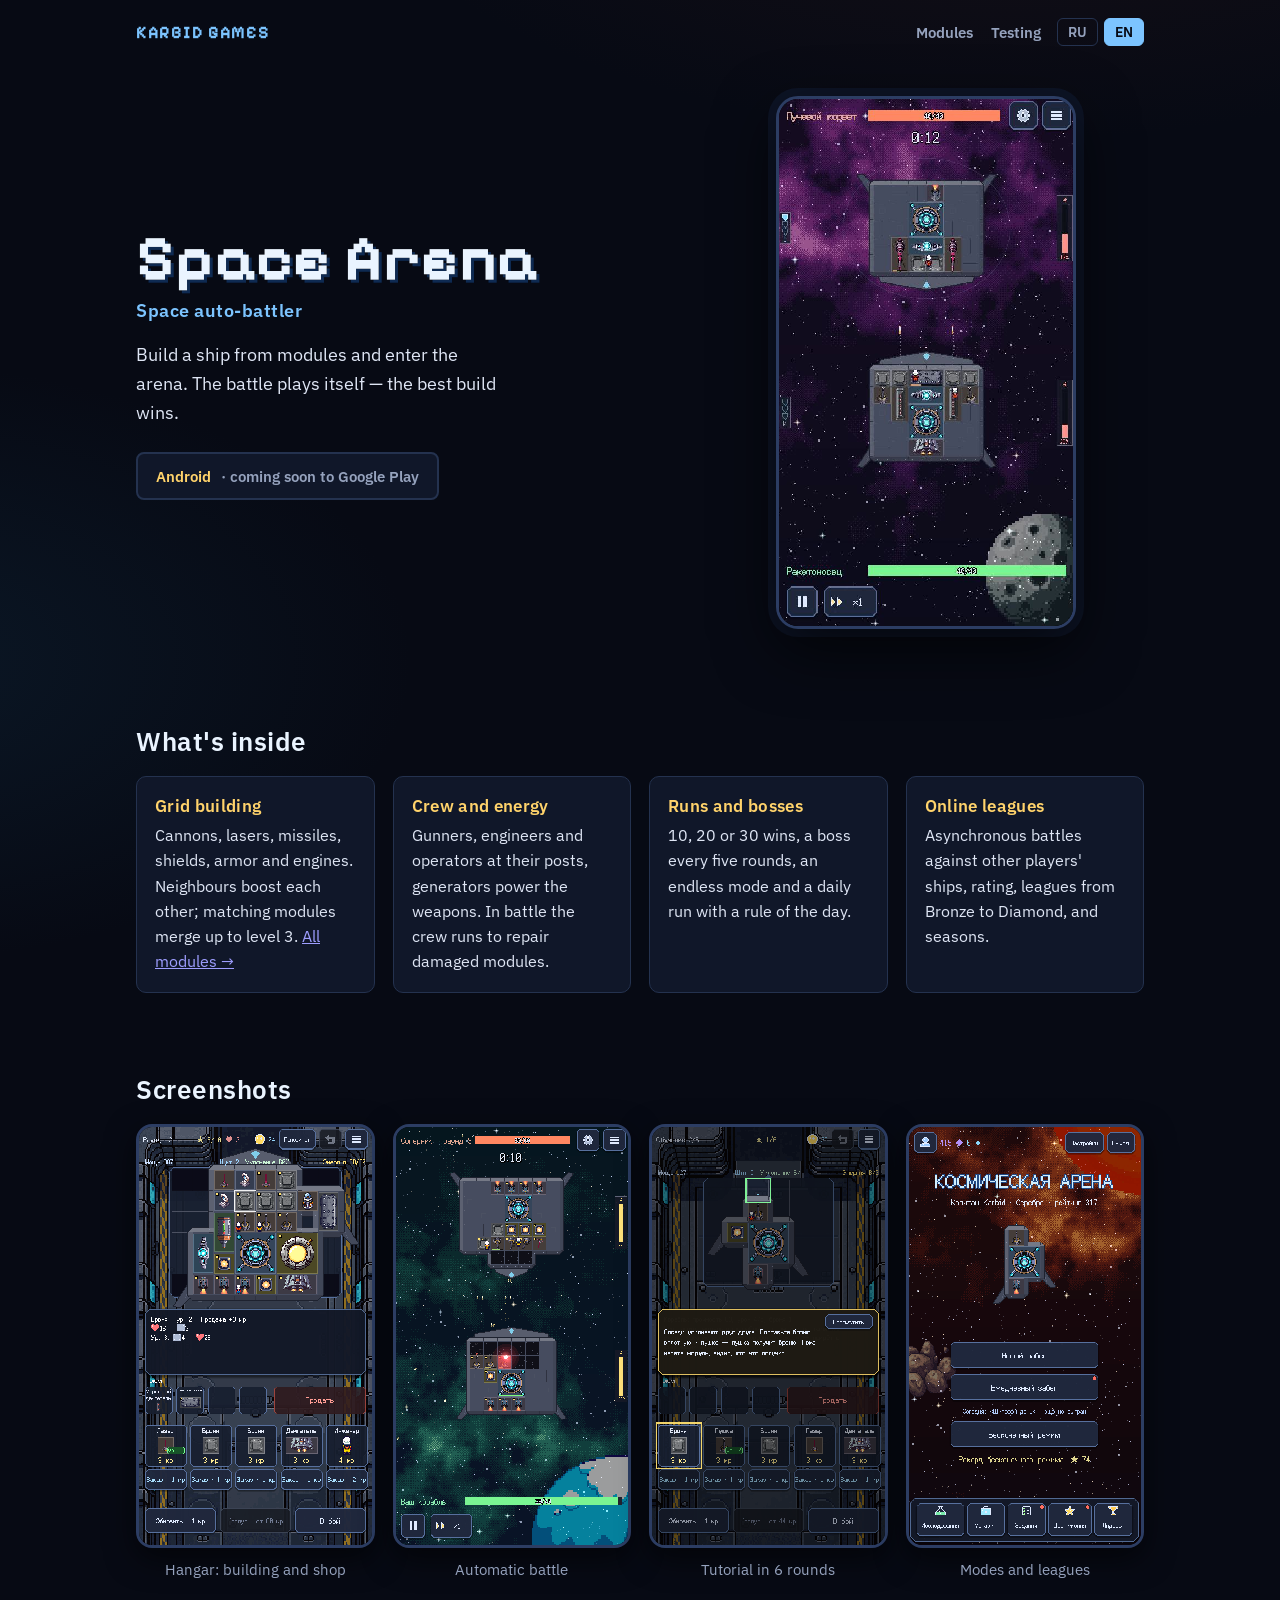
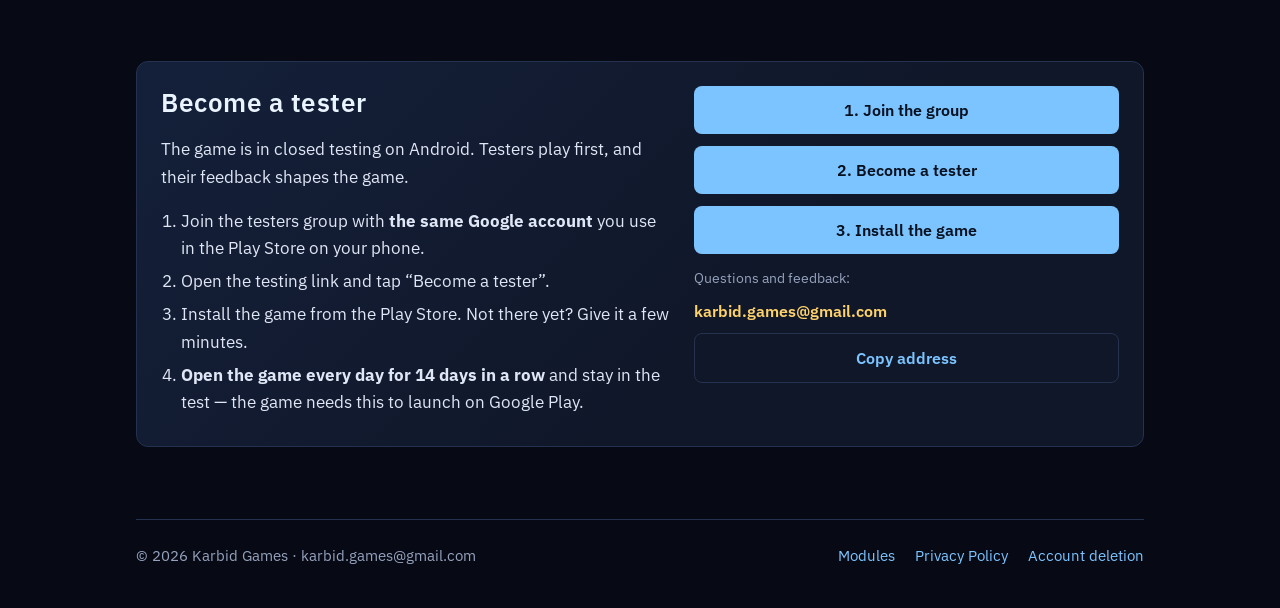
<file: index.html>
<!doctype html>
<html lang="ru">
<head>
<meta charset="utf-8">
<meta name="viewport" content="width=device-width, initial-scale=1">
<title>Space Arena — Космическая арена</title>
<meta name="description" content="Мобильный автобатлер в космосе: собери корабль из модулей и выйди на арену против кораблей других игроков.">
<meta property="og:type" content="website">
<meta property="og:site_name" content="Space Arena">
<meta property="og:title" content="Space Arena — космический автобатлер">
<meta property="og:description" content="Собери корабль из модулей и выйди на арену. Бой идёт сам — побеждает лучшая сборка. Android, скоро в Google Play.">
<meta property="og:url" content="https://karbid-games.github.io/space-arena/">
<meta property="og:image" content="https://karbid-games.github.io/space-arena/media/og.png">
<meta property="og:image:width" content="1200">
<meta property="og:image:height" content="630">
<meta name="twitter:card" content="summary_large_image">
<link rel="icon" type="image/png" sizes="64x64" href="media/favicon.png">
<link rel="apple-touch-icon" href="media/icon-180.png">
<link rel="preconnect" href="https://fonts.googleapis.com">
<link rel="preconnect" href="https://fonts.gstatic.com" crossorigin>
<link rel="stylesheet" href="https://fonts.googleapis.com/css2?family=Pixelify+Sans:wght@500;700&family=IBM+Plex+Sans:wght@400;600&display=swap">
<link rel="stylesheet" href="site.css">
</head>
<body>
<div class="wrap">
<header class="top">
	<div class="brand"><a href="./">KARBID GAMES</a></div>
	<div class="right">
		<nav>
			<a href="modules.html" data-lang-ru>Модули</a><a href="modules.html" data-lang-en>Modules</a>
			<a href="#test" data-lang-ru>Тест</a><a href="#test" data-lang-en>Testing</a>
		</nav>
		<div class="lang" role="group" aria-label="Язык / Language">
			<button type="button" id="lang-ru" data-set="ru" aria-pressed="true">RU</button>
			<button type="button" id="lang-en" data-set="en" aria-pressed="false">EN</button>
		</div>
	</div>
</header>

<section class="hero">
	<div>
		<h1>Space Arena</h1>
		<p class="sub" data-lang-ru>Космическая арена</p>
		<p class="sub" data-lang-en>Space auto-battler</p>
		<p class="lead" data-lang-ru>Собери корабль из модулей и выйди на арену. Бой идёт сам — побеждает лучшая сборка.</p>
		<p class="lead" data-lang-en>Build a ship from modules and enter the arena. The battle plays itself — the best build wins.</p>
		<span class="cta" data-lang-ru><b>Android</b> · скоро в Google Play</span>
		<span class="cta" data-lang-en><b>Android</b> · coming soon to Google Play</span>
	</div>
	<div class="shot">
		<div class="phone">
			<video src="media/battle.mp4" poster="media/battle_poster.jpg" autoplay muted loop playsinline preload="metadata"
				aria-label="Бой двух кораблей: ракетоносец против лучевого корвета"></video>
		</div>
	</div>
</section>

<section>
	<h2 data-lang-ru>Что в игре</h2>
	<h2 data-lang-en>What's inside</h2>
	<div class="features">
		<div class="feature">
			<h3 data-lang-ru>Сборка на сетке</h3><h3 data-lang-en>Grid building</h3>
			<p data-lang-ru>Пушки, лазеры, ракеты, щиты, броня и двигатели. Соседи усиливают друг друга, одинаковые модули сливаются до 3-го уровня. <a href="modules.html">Все модули →</a></p>
			<p data-lang-en>Cannons, lasers, missiles, shields, armor and engines. Neighbours boost each other; matching modules merge up to level 3. <a href="modules.html">All modules →</a></p>
		</div>
		<div class="feature">
			<h3 data-lang-ru>Экипаж и энергия</h3><h3 data-lang-en>Crew and energy</h3>
			<p data-lang-ru>Стрелки, инженеры и операторы на постах, генераторы питают оружие. В бою экипаж бегает чинить повреждённые модули.</p>
			<p data-lang-en>Gunners, engineers and operators at their posts, generators power the weapons. In battle the crew runs to repair damaged modules.</p>
		</div>
		<div class="feature">
			<h3 data-lang-ru>Забеги и боссы</h3><h3 data-lang-en>Runs and bosses</h3>
			<p data-lang-ru>10, 20 или 30 побед, боссы каждые пять раундов, бесконечный режим и ежедневный забег с правилом дня.</p>
			<p data-lang-en>10, 20 or 30 wins, a boss every five rounds, an endless mode and a daily run with a rule of the day.</p>
		</div>
		<div class="feature">
			<h3 data-lang-ru>Онлайн-лиги</h3><h3 data-lang-en>Online leagues</h3>
			<p data-lang-ru>Асинхронные бои против кораблей других игроков, рейтинг, лиги от Бронзы до Алмаза и сезоны.</p>
			<p data-lang-en>Asynchronous battles against other players' ships, rating, leagues from Bronze to Diamond, and seasons.</p>
		</div>
	</div>
</section>

<section>
	<h2 data-lang-ru>Скриншоты</h2>
	<h2 data-lang-en>Screenshots</h2>
	<div class="gallery">
		<figure>
			<div class="phone"><img src="img/hangar.png" alt="Ангар: корабль на сетке, витрина модулей" width="1080" height="1920" loading="lazy"></div>
			<figcaption data-lang-ru>Ангар: сборка и витрина</figcaption><figcaption data-lang-en>Hangar: building and shop</figcaption>
		</figure>
		<figure>
			<div class="phone"><img src="img/battle.png" alt="Бой кораблей" width="1080" height="1920" loading="lazy"></div>
			<figcaption data-lang-ru>Автоматический бой</figcaption><figcaption data-lang-en>Automatic battle</figcaption>
		</figure>
		<figure>
			<div class="phone"><img src="img/tutorial.png" alt="Обучающий забег с подсказкой" width="1080" height="1920" loading="lazy"></div>
			<figcaption data-lang-ru>Обучение за 6 раундов</figcaption><figcaption data-lang-en>Tutorial in 6 rounds</figcaption>
		</figure>
		<figure>
			<div class="phone"><img src="img/menu.png" alt="Главное меню: режимы игры" width="1080" height="1920" loading="lazy"></div>
			<figcaption data-lang-ru>Режимы и лиги</figcaption><figcaption data-lang-en>Modes and leagues</figcaption>
		</figure>
	</div>
</section>

<section id="test">
	<div class="join">
		<div>
			<h2 data-lang-ru>Стать тестировщиком</h2>
			<h2 data-lang-en>Become a tester</h2>
			<p data-lang-ru>Игра в закрытом тесте на Android. Тестировщики играют раньше всех, и их отзывы попадают в игру.</p>
			<p data-lang-en>The game is in closed testing on Android. Testers play first, and their feedback shapes the game.</p>
			<ol data-lang-ru>
				<li>Вступите в группу тестировщиков — под <b>тем аккаунтом Google</b>, что в Play Маркете на телефоне.</li>
				<li>Откройте ссылку на тест и нажмите «Стать тестировщиком».</li>
				<li>Установите игру из Play Маркета. Появится не сразу? Подождите несколько минут.</li>
					<li><b>Заходите в игру каждый день 14 дней подряд</b> и не выходите из теста — это нужно, чтобы игра вышла в Google Play.</li>
			</ol>
			<ol data-lang-en>
				<li>Join the testers group with <b>the same Google account</b> you use in the Play Store on your phone.</li>
				<li>Open the testing link and tap “Become a tester”.</li>
				<li>Install the game from the Play Store. Not there yet? Give it a few minutes.</li>
					<li><b>Open the game every day for 14 days in a row</b> and stay in the test — the game needs this to launch on Google Play.</li>
			</ol>
		</div>
		<div class="actions">
			<a class="btn" data-lang-ru href="https://groups.google.com/g/space-arena-testers">1. Вступить в группу</a>
			<a class="btn" data-lang-en href="https://groups.google.com/g/space-arena-testers">1. Join the group</a>
			<a class="btn" data-lang-ru href="https://play.google.com/apps/testing/com.karbid_games.spacearena">2. Стать тестировщиком</a>
			<a class="btn" data-lang-en href="https://play.google.com/apps/testing/com.karbid_games.spacearena">2. Become a tester</a>
			<a class="btn" data-lang-ru href="https://play.google.com/store/apps/details?id=com.karbid_games.spacearena">3. Установить игру</a>
			<a class="btn" data-lang-en href="https://play.google.com/store/apps/details?id=com.karbid_games.spacearena">3. Install the game</a>
			<p class="small" data-lang-ru>Вопросы и отзывы:</p>
			<p class="small" data-lang-en>Questions and feedback:</p>
			<span class="mail">karbid.games@gmail.com</span>
			<button type="button" class="btn ghost" id="copy-mail"><span data-lang-ru>Скопировать адрес</span><span data-lang-en>Copy address</span></button>
		</div>
	</div>
</section>

<footer>
	<div class="row">
		<span>© 2026 Karbid Games · <span>karbid.games@gmail.com</span></span>
		<nav>
			<a href="modules.html" data-lang-ru>Модули</a>
			<a href="modules.html" data-lang-en>Modules</a>
			<a href="privacy.html" data-lang-ru>Политика конфиденциальности</a>
			<a href="privacy.html#en" data-lang-en>Privacy Policy</a>
			<a href="delete.html" data-lang-ru>Удаление аккаунта</a>
			<a href="delete.html#en" data-lang-en>Account deletion</a>
		</nav>
	</div>
</footer>
</div>
<script src="site.js"></script>
</body>
</html>
</file>
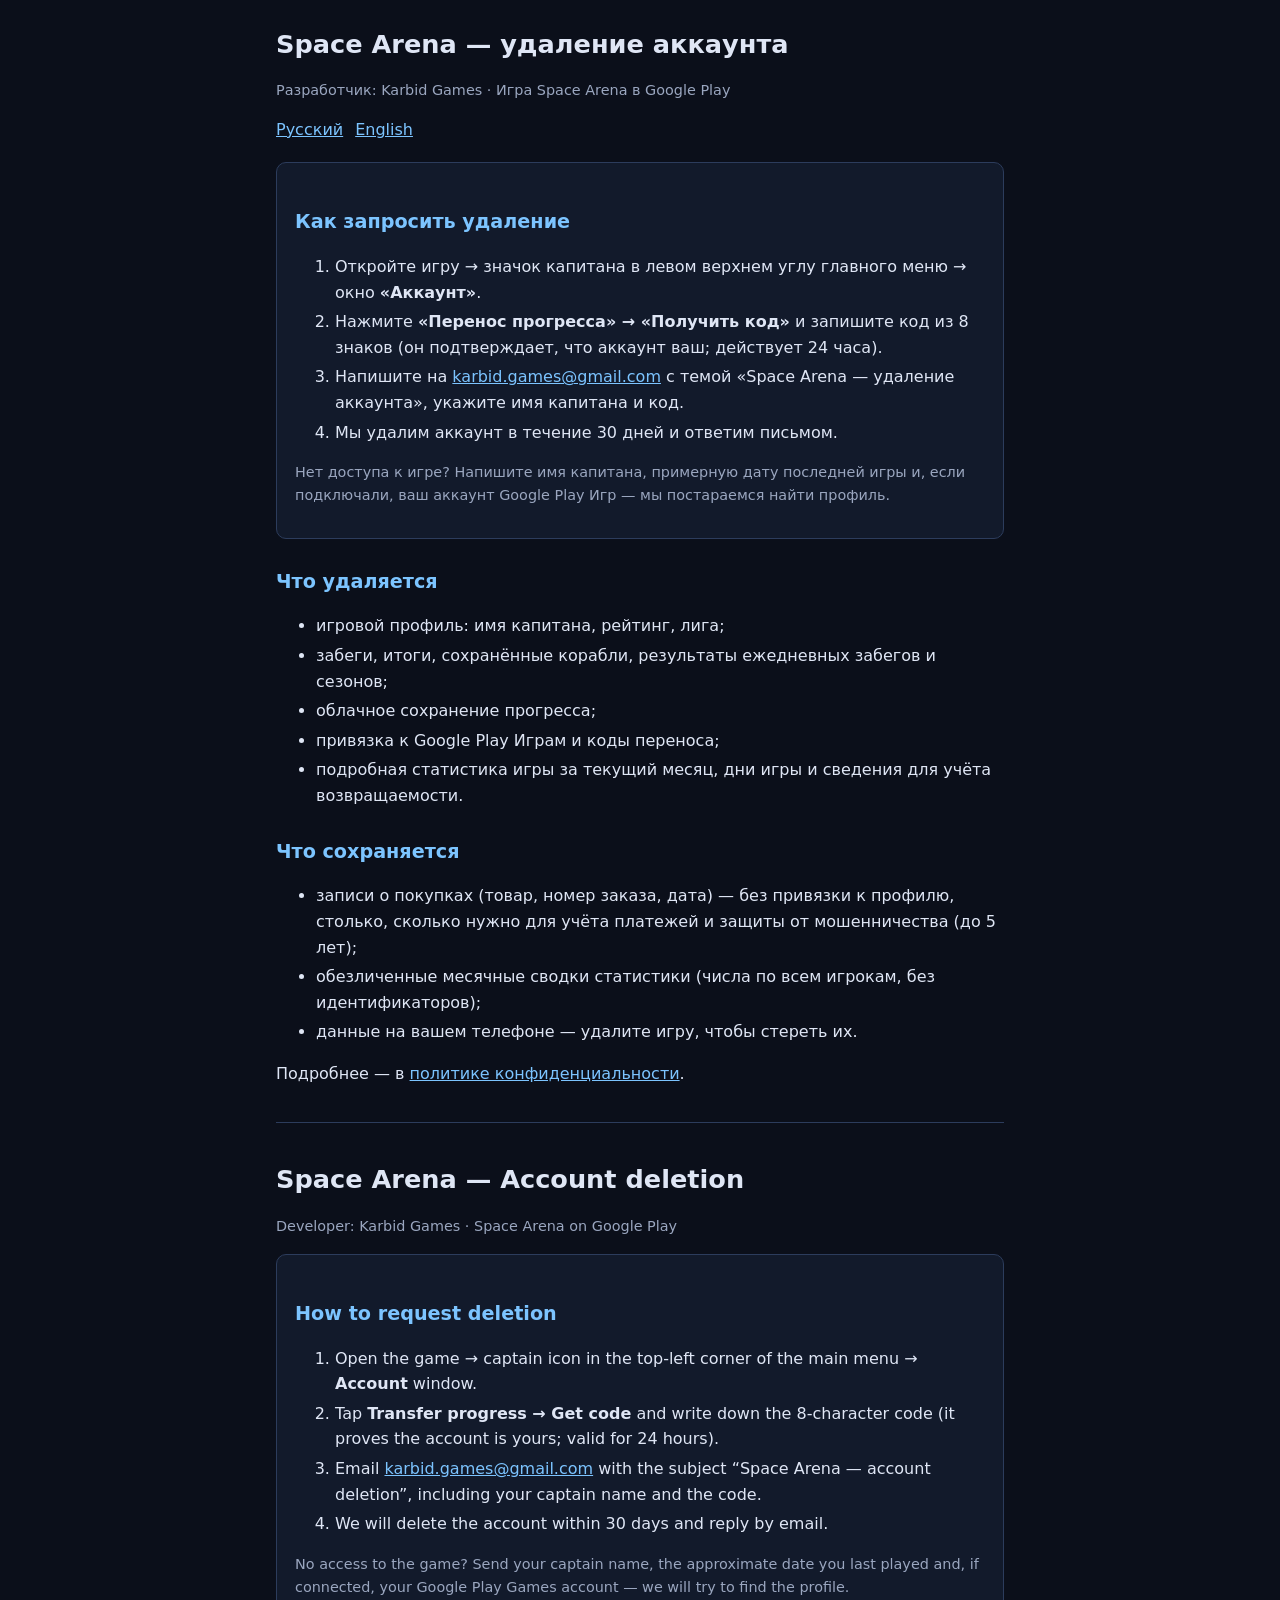
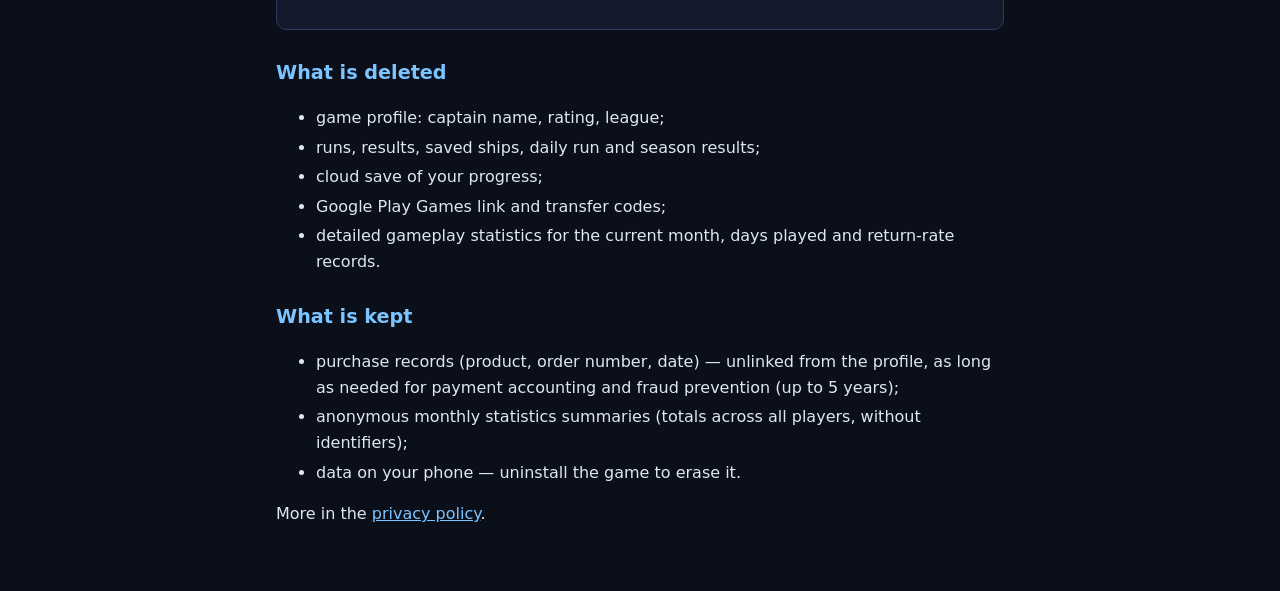
<file: delete.html>
<!doctype html>
<html lang="ru">
<head>
<meta charset="utf-8">
<meta name="viewport" content="width=device-width, initial-scale=1">
<title>Space Arena — удаление аккаунта</title>
<link rel="stylesheet" href="style.css">
</head>
<body>
<main>
<h1>Space Arena — удаление аккаунта</h1>
<p class="muted">Разработчик: Karbid Games · Игра Space Arena в Google Play</p>
<div class="lang"><a href="#ru">Русский</a><a href="#en">English</a></div>

<section id="ru">
<div class="card">
<h2>Как запросить удаление</h2>
<ol>
<li>Откройте игру → значок капитана в левом верхнем углу главного меню → окно <b>«Аккаунт»</b>.</li>
<li>Нажмите <b>«Перенос прогресса» → «Получить код»</b> и запишите код из 8 знаков (он подтверждает, что аккаунт
ваш; действует 24 часа).</li>
<li>Напишите на <a href="mailto:karbid.games@gmail.com?subject=Space%20Arena%20%E2%80%94%20%D1%83%D0%B4%D0%B0%D0%BB%D0%B5%D0%BD%D0%B8%D0%B5%20%D0%B0%D0%BA%D0%BA%D0%B0%D1%83%D0%BD%D1%82%D0%B0">karbid.games@gmail.com</a>
с темой «Space Arena — удаление аккаунта», укажите имя капитана и код.</li>
<li>Мы удалим аккаунт в течение 30 дней и ответим письмом.</li>
</ol>
<p class="muted">Нет доступа к игре? Напишите имя капитана, примерную дату последней игры и, если подключали, ваш
аккаунт Google Play Игр — мы постараемся найти профиль.</p>
</div>

<h2>Что удаляется</h2>
<ul>
<li>игровой профиль: имя капитана, рейтинг, лига;</li>
<li>забеги, итоги, сохранённые корабли, результаты ежедневных забегов и сезонов;</li>
<li>облачное сохранение прогресса;</li>
<li>привязка к Google Play Играм и коды переноса;</li>
<li>подробная статистика игры за текущий месяц, дни игры и сведения для учёта возвращаемости.</li>
</ul>

<h2>Что сохраняется</h2>
<ul>
<li>записи о покупках (товар, номер заказа, дата) — без привязки к профилю, столько, сколько нужно для учёта платежей
и защиты от мошенничества (до 5 лет);</li>
<li>обезличенные месячные сводки статистики (числа по всем игрокам, без идентификаторов);</li>
<li>данные на вашем телефоне — удалите игру, чтобы стереть их.</li>
</ul>
<p>Подробнее — в <a href="privacy.html">политике конфиденциальности</a>.</p>
</section>

<hr>

<section id="en" lang="en">
<h1>Space Arena — Account deletion</h1>
<p class="muted">Developer: Karbid Games · Space Arena on Google Play</p>
<div class="card">
<h2>How to request deletion</h2>
<ol>
<li>Open the game → captain icon in the top-left corner of the main menu → <b>Account</b> window.</li>
<li>Tap <b>Transfer progress → Get code</b> and write down the 8-character code (it proves the account is yours;
valid for 24 hours).</li>
<li>Email <a href="mailto:karbid.games@gmail.com?subject=Space%20Arena%20%E2%80%94%20account%20deletion">karbid.games@gmail.com</a>
with the subject “Space Arena — account deletion”, including your captain name and the code.</li>
<li>We will delete the account within 30 days and reply by email.</li>
</ol>
<p class="muted">No access to the game? Send your captain name, the approximate date you last played and, if
connected, your Google Play Games account — we will try to find the profile.</p>
</div>

<h2>What is deleted</h2>
<ul>
<li>game profile: captain name, rating, league;</li>
<li>runs, results, saved ships, daily run and season results;</li>
<li>cloud save of your progress;</li>
<li>Google Play Games link and transfer codes;</li>
<li>detailed gameplay statistics for the current month, days played and return-rate records.</li>
</ul>

<h2>What is kept</h2>
<ul>
<li>purchase records (product, order number, date) — unlinked from the profile, as long as needed for payment
accounting and fraud prevention (up to 5 years);</li>
<li>anonymous monthly statistics summaries (totals across all players, without identifiers);</li>
<li>data on your phone — uninstall the game to erase it.</li>
</ul>
<p>More in the <a href="privacy.html">privacy policy</a>.</p>
</section>
</main>
</body>
</html>
</file>
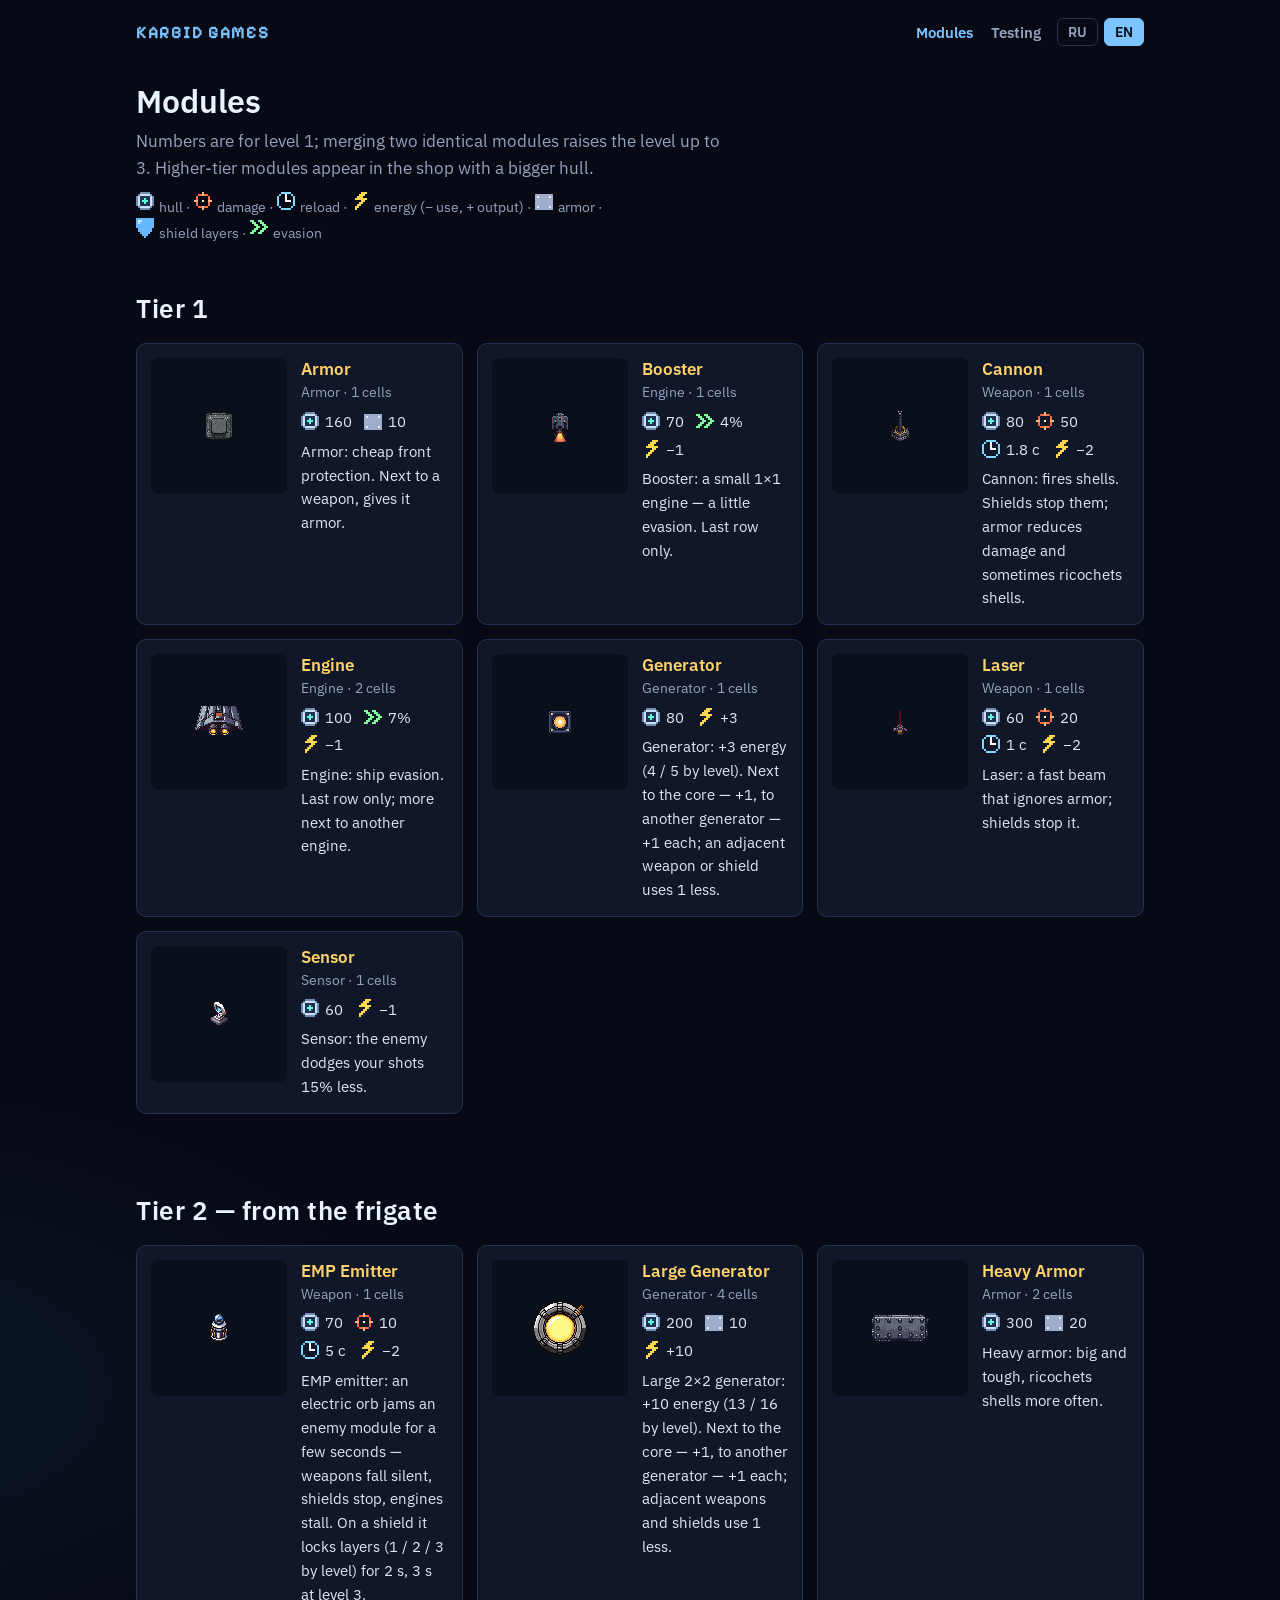
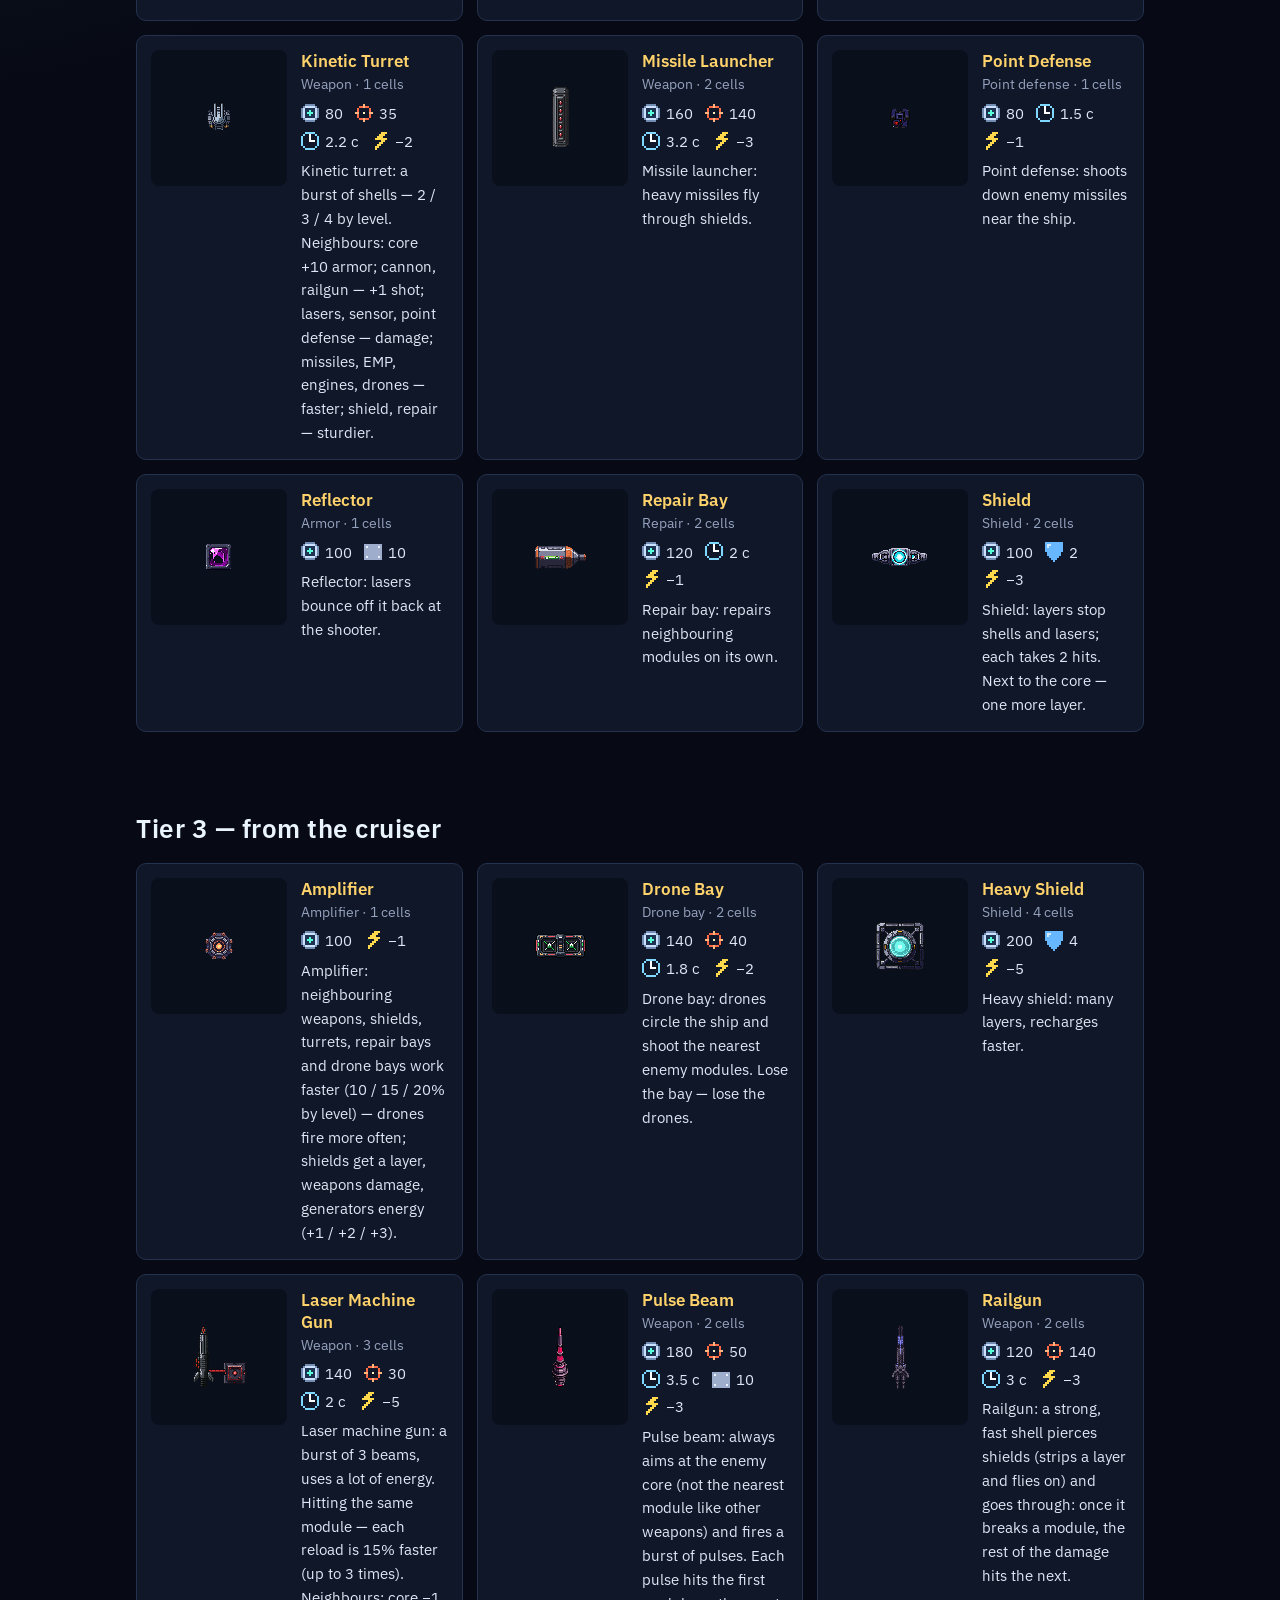
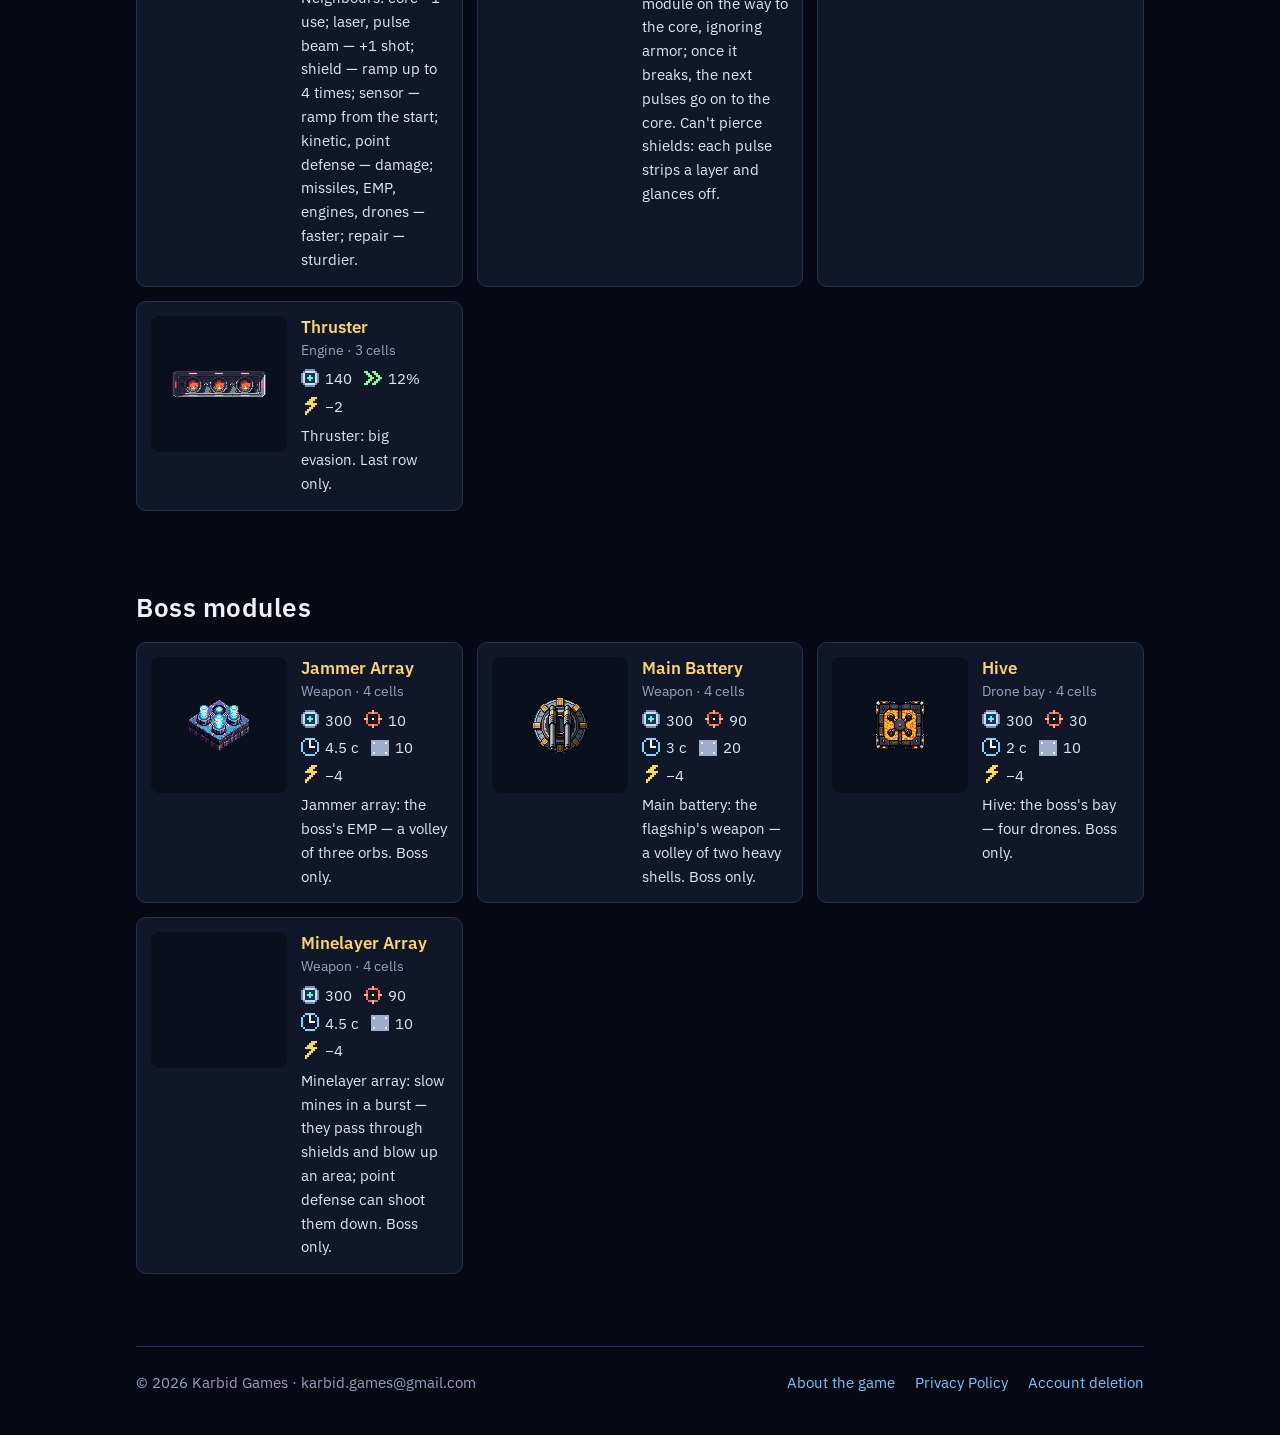
<file: modules.html>
<!doctype html>
<html lang="ru">
<head>
<meta charset="utf-8">
<meta name="viewport" content="width=device-width, initial-scale=1">
<title>Модули — Space Arena</title>
<meta name="description" content="Справочник модулей Space Arena: орудия, щиты, броня, двигатели, генераторы и модули боссов.">
<meta property="og:title" content="Модули — Space Arena">
<meta property="og:description" content="Все модули космического автобатлера Space Arena: что делают, сколько стоят энергии, с какой ступени.">
<meta property="og:image" content="https://karbid-games.github.io/space-arena/media/og.png">
<link rel="icon" type="image/png" sizes="64x64" href="media/favicon.png">
<link rel="preconnect" href="https://fonts.googleapis.com">
<link rel="preconnect" href="https://fonts.gstatic.com" crossorigin>
<link rel="stylesheet" href="https://fonts.googleapis.com/css2?family=Pixelify+Sans:wght@500;700&family=IBM+Plex+Sans:wght@400;600&display=swap">
<link rel="stylesheet" href="site.css">
</head>
<body>
<div class="wrap">
<header class="top">
	<div class="brand"><a href="./">KARBID GAMES</a></div>
	<div class="right">
		<nav>
			<a href="modules.html" aria-current="page" data-lang-ru>Модули</a><a href="modules.html" aria-current="page" data-lang-en>Modules</a>
			<a href="./#test" data-lang-ru>Тест</a><a href="./#test" data-lang-en>Testing</a>
		</nav>
		<div class="lang" role="group" aria-label="Язык / Language">
			<button type="button" id="lang-ru" data-set="ru" aria-pressed="true">RU</button>
			<button type="button" id="lang-en" data-set="en" aria-pressed="false">EN</button>
		</div>
	</div>
</header>

<div class="page-head">
	<h1 data-lang-ru>Модули</h1>
	<h1 data-lang-en>Modules</h1>
	<p data-lang-ru>Числа — для 1-го уровня; слияние двух одинаковых модулей поднимает уровень до 3-го. Модули старших ступеней появляются в витрине с большим корпусом.</p>
	<p data-lang-en>Numbers are for level 1; merging two identical modules raises the level up to 3. Higher-tier modules appear in the shop with a bigger hull.</p>
	<p class="small" style="margin-top:10px">
		<span class="stat"><img src="img/stat_hp.png" width="20" height="20" alt=""> <span data-lang-ru>прочность</span><span data-lang-en>hull</span></span> ·
		<span class="stat"><img src="img/stat_damage.png" width="20" height="20" alt=""> <span data-lang-ru>урон</span><span data-lang-en>damage</span></span> ·
		<span class="stat"><img src="img/stat_reload.png" width="20" height="20" alt=""> <span data-lang-ru>перезарядка</span><span data-lang-en>reload</span></span> ·
		<span class="stat"><img src="img/stat_energy.png" width="20" height="20" alt=""> <span data-lang-ru>энергия (− расход, + выработка)</span><span data-lang-en>energy (− use, + output)</span></span> ·
		<span class="stat"><img src="img/stat_armor.png" width="20" height="20" alt=""> <span data-lang-ru>броня</span><span data-lang-en>armor</span></span> ·
		<span class="stat"><img src="img/stat_shield.png" width="20" height="20" alt=""> <span data-lang-ru>слои щита</span><span data-lang-en>shield layers</span></span> ·
		<span class="stat"><img src="img/stat_evasion.png" width="20" height="20" alt=""> <span data-lang-ru>уклонение</span><span data-lang-en>evasion</span></span>
	</p>
</div>

<section><h2><span data-lang-ru>Ступень 1</span><span data-lang-en>Tier 1</span></h2><div class="grid"><article class="module"><div class="art"><img src="img/modules/armor.png" width="96" height="96" alt=""></div><div class="info"><h3><span data-lang-ru>Броня</span><span data-lang-en>Armor</span></h3><p class="kind"><span data-lang-ru>Броня · 1 кл.</span><span data-lang-en>Armor · 1 cells</span></p><p class="stats"><span class="stat"><img src="img/stat_hp.png" width="20" height="20" alt="">160</span><span class="stat"><img src="img/stat_armor.png" width="20" height="20" alt="">10</span></p><p class="desc"><span data-lang-ru>Броня: дешёвая защита спереди. Рядом с орудием даёт ему броню.</span><span data-lang-en>Armor: cheap front protection. Next to a weapon, gives it armor.</span></p></div></article>
<article class="module"><div class="art"><img src="img/modules/booster.png" width="96" height="96" alt=""></div><div class="info"><h3><span data-lang-ru>Ускоритель</span><span data-lang-en>Booster</span></h3><p class="kind"><span data-lang-ru>Двигатель · 1 кл.</span><span data-lang-en>Engine · 1 cells</span></p><p class="stats"><span class="stat"><img src="img/stat_hp.png" width="20" height="20" alt="">70</span><span class="stat"><img src="img/stat_evasion.png" width="20" height="20" alt="">4%</span><span class="stat"><img src="img/stat_energy.png" width="20" height="20" alt="">−1</span></p><p class="desc"><span data-lang-ru>Ускоритель: маленький двигатель 1×1 — немного уклонения. Только в последнем ряду.</span><span data-lang-en>Booster: a small 1×1 engine — a little evasion. Last row only.</span></p></div></article>
<article class="module"><div class="art"><img src="img/modules/cannon.png" width="96" height="96" alt=""></div><div class="info"><h3><span data-lang-ru>Пушка</span><span data-lang-en>Cannon</span></h3><p class="kind"><span data-lang-ru>Орудие · 1 кл.</span><span data-lang-en>Weapon · 1 cells</span></p><p class="stats"><span class="stat"><img src="img/stat_hp.png" width="20" height="20" alt="">80</span><span class="stat"><img src="img/stat_damage.png" width="20" height="20" alt="">50</span><span class="stat"><img src="img/stat_reload.png" width="20" height="20" alt="">1.8 с</span><span class="stat"><img src="img/stat_energy.png" width="20" height="20" alt="">−2</span></p><p class="desc"><span data-lang-ru>Пушка: стреляет снарядами. Щит держит, броня снижает урон и иногда отбивает снаряд рикошетом.</span><span data-lang-en>Cannon: fires shells. Shields stop them; armor reduces damage and sometimes ricochets shells.</span></p></div></article>
<article class="module"><div class="art"><img src="img/modules/engine.png" width="192" height="96" alt=""></div><div class="info"><h3><span data-lang-ru>Двигатель</span><span data-lang-en>Engine</span></h3><p class="kind"><span data-lang-ru>Двигатель · 2 кл.</span><span data-lang-en>Engine · 2 cells</span></p><p class="stats"><span class="stat"><img src="img/stat_hp.png" width="20" height="20" alt="">100</span><span class="stat"><img src="img/stat_evasion.png" width="20" height="20" alt="">7%</span><span class="stat"><img src="img/stat_energy.png" width="20" height="20" alt="">−1</span></p><p class="desc"><span data-lang-ru>Двигатель: уклонение корабля. Только в последнем ряду; рядом с другим — больше.</span><span data-lang-en>Engine: ship evasion. Last row only; more next to another engine.</span></p></div></article>
<article class="module"><div class="art"><img src="img/modules/generator.png" width="96" height="96" alt=""></div><div class="info"><h3><span data-lang-ru>Генератор</span><span data-lang-en>Generator</span></h3><p class="kind"><span data-lang-ru>Генератор · 1 кл.</span><span data-lang-en>Generator · 1 cells</span></p><p class="stats"><span class="stat"><img src="img/stat_hp.png" width="20" height="20" alt="">80</span><span class="stat"><img src="img/stat_energy.png" width="20" height="20" alt="">+3</span></p><p class="desc"><span data-lang-ru>Генератор: +3 энергии (4 / 5 по уровню). Рядом с ядром — +1, с другим генератором — +1 каждому; соседнее орудие или щит тратит на 1 меньше.</span><span data-lang-en>Generator: +3 energy (4 / 5 by level). Next to the core — +1, to another generator — +1 each; an adjacent weapon or shield uses 1 less.</span></p></div></article>
<article class="module"><div class="art"><img src="img/modules/laser.png" width="96" height="96" alt=""></div><div class="info"><h3><span data-lang-ru>Лазер</span><span data-lang-en>Laser</span></h3><p class="kind"><span data-lang-ru>Орудие · 1 кл.</span><span data-lang-en>Weapon · 1 cells</span></p><p class="stats"><span class="stat"><img src="img/stat_hp.png" width="20" height="20" alt="">60</span><span class="stat"><img src="img/stat_damage.png" width="20" height="20" alt="">20</span><span class="stat"><img src="img/stat_reload.png" width="20" height="20" alt="">1 с</span><span class="stat"><img src="img/stat_energy.png" width="20" height="20" alt="">−2</span></p><p class="desc"><span data-lang-ru>Лазер: быстрый луч, броню не замечает, щит держит.</span><span data-lang-en>Laser: a fast beam that ignores armor; shields stop it.</span></p></div></article>
<article class="module"><div class="art"><img src="img/modules/sensor.png" width="96" height="96" alt=""></div><div class="info"><h3><span data-lang-ru>Сенсор</span><span data-lang-en>Sensor</span></h3><p class="kind"><span data-lang-ru>Сенсор · 1 кл.</span><span data-lang-en>Sensor · 1 cells</span></p><p class="stats"><span class="stat"><img src="img/stat_hp.png" width="20" height="20" alt="">60</span><span class="stat"><img src="img/stat_energy.png" width="20" height="20" alt="">−1</span></p><p class="desc"><span data-lang-ru>Сенсор: враг уклоняется от ваших выстрелов на 15% реже.</span><span data-lang-en>Sensor: the enemy dodges your shots 15% less.</span></p></div></article>
</div></section>
<section><h2><span data-lang-ru>Ступень 2 — с фрегата</span><span data-lang-en>Tier 2 — from the frigate</span></h2><div class="grid"><article class="module"><div class="art"><img src="img/modules/emp.png" width="96" height="96" alt=""></div><div class="info"><h3><span data-lang-ru>ЭМИ-излучатель</span><span data-lang-en>EMP Emitter</span></h3><p class="kind"><span data-lang-ru>Орудие · 1 кл.</span><span data-lang-en>Weapon · 1 cells</span></p><p class="stats"><span class="stat"><img src="img/stat_hp.png" width="20" height="20" alt="">70</span><span class="stat"><img src="img/stat_damage.png" width="20" height="20" alt="">10</span><span class="stat"><img src="img/stat_reload.png" width="20" height="20" alt="">5 с</span><span class="stat"><img src="img/stat_energy.png" width="20" height="20" alt="">−2</span></p><p class="desc"><span data-lang-ru>ЭМИ-излучатель: электрический шар глушит модуль врага на несколько секунд — оружие молчит, щит не держит, двигатель не уводит. В щит — блокирует его слои (1 / 2 / 3 по уровню) на 2 с, на 3-м уровне — на 3 с.</span><span data-lang-en>EMP emitter: an electric orb jams an enemy module for a few seconds — weapons fall silent, shields stop, engines stall. On a shield it locks layers (1 / 2 / 3 by level) for 2 s, 3 s at level 3.</span></p></div></article>
<article class="module"><div class="art"><img src="img/modules/generator_l.png" width="192" height="192" alt=""></div><div class="info"><h3><span data-lang-ru>Большой генератор</span><span data-lang-en>Large Generator</span></h3><p class="kind"><span data-lang-ru>Генератор · 4 кл.</span><span data-lang-en>Generator · 4 cells</span></p><p class="stats"><span class="stat"><img src="img/stat_hp.png" width="20" height="20" alt="">200</span><span class="stat"><img src="img/stat_armor.png" width="20" height="20" alt="">10</span><span class="stat"><img src="img/stat_energy.png" width="20" height="20" alt="">+10</span></p><p class="desc"><span data-lang-ru>Большой генератор 2×2: +10 энергии (13 / 16 по уровню). Рядом с ядром — +1, с другим генератором — +1 каждому; соседние орудия и щиты тратят на 1 меньше.</span><span data-lang-en>Large 2×2 generator: +10 energy (13 / 16 by level). Next to the core — +1, to another generator — +1 each; adjacent weapons and shields use 1 less.</span></p></div></article>
<article class="module"><div class="art"><img src="img/modules/heavy_armor.png" width="192" height="96" alt=""></div><div class="info"><h3><span data-lang-ru>Тяжёлая броня</span><span data-lang-en>Heavy Armor</span></h3><p class="kind"><span data-lang-ru>Броня · 2 кл.</span><span data-lang-en>Armor · 2 cells</span></p><p class="stats"><span class="stat"><img src="img/stat_hp.png" width="20" height="20" alt="">300</span><span class="stat"><img src="img/stat_armor.png" width="20" height="20" alt="">20</span></p><p class="desc"><span data-lang-ru>Тяжёлая броня: большая и крепкая, чаще других отбивает снаряды рикошетом.</span><span data-lang-en>Heavy armor: big and tough, ricochets shells more often.</span></p></div></article>
<article class="module"><div class="art"><img src="img/modules/kinetic_turret.png" width="96" height="96" alt=""></div><div class="info"><h3><span data-lang-ru>Кинетическая турель</span><span data-lang-en>Kinetic Turret</span></h3><p class="kind"><span data-lang-ru>Орудие · 1 кл.</span><span data-lang-en>Weapon · 1 cells</span></p><p class="stats"><span class="stat"><img src="img/stat_hp.png" width="20" height="20" alt="">80</span><span class="stat"><img src="img/stat_damage.png" width="20" height="20" alt="">35</span><span class="stat"><img src="img/stat_reload.png" width="20" height="20" alt="">2.2 с</span><span class="stat"><img src="img/stat_energy.png" width="20" height="20" alt="">−2</span></p><p class="desc"><span data-lang-ru>Кинетическая турель: очередь снарядов — 2 / 3 / 4 по уровню. Соседи: у ядра +10 брони; пушка, рельсотрон — +1 выстрел; лазеры, сенсор, ПРО-турель — урон; ракеты, ЭМИ, двигатели, дроны — быстрее; щит, ремонт — прочнее.</span><span data-lang-en>Kinetic turret: a burst of shells — 2 / 3 / 4 by level. Neighbours: core +10 armor; cannon, railgun — +1 shot; lasers, sensor, point defense — damage; missiles, EMP, engines, drones — faster; shield, repair — sturdier.</span></p></div></article>
<article class="module"><div class="art"><img src="img/modules/missile.png" width="96" height="192" alt=""></div><div class="info"><h3><span data-lang-ru>Ракетница</span><span data-lang-en>Missile Launcher</span></h3><p class="kind"><span data-lang-ru>Орудие · 2 кл.</span><span data-lang-en>Weapon · 2 cells</span></p><p class="stats"><span class="stat"><img src="img/stat_hp.png" width="20" height="20" alt="">160</span><span class="stat"><img src="img/stat_damage.png" width="20" height="20" alt="">140</span><span class="stat"><img src="img/stat_reload.png" width="20" height="20" alt="">3.2 с</span><span class="stat"><img src="img/stat_energy.png" width="20" height="20" alt="">−3</span></p><p class="desc"><span data-lang-ru>Ракетница: тяжёлые ракеты летят сквозь щит.</span><span data-lang-en>Missile launcher: heavy missiles fly through shields.</span></p></div></article>
<article class="module"><div class="art"><img src="img/modules/point_defense.png" width="96" height="96" alt=""></div><div class="info"><h3><span data-lang-ru>Противоракетная турель</span><span data-lang-en>Point Defense</span></h3><p class="kind"><span data-lang-ru>Противоракетная турель · 1 кл.</span><span data-lang-en>Point defense · 1 cells</span></p><p class="stats"><span class="stat"><img src="img/stat_hp.png" width="20" height="20" alt="">80</span><span class="stat"><img src="img/stat_reload.png" width="20" height="20" alt="">1.5 с</span><span class="stat"><img src="img/stat_energy.png" width="20" height="20" alt="">−1</span></p><p class="desc"><span data-lang-ru>Противоракетная турель: сбивает вражеские ракеты рядом с кораблём.</span><span data-lang-en>Point defense: shoots down enemy missiles near the ship.</span></p></div></article>
<article class="module"><div class="art"><img src="img/modules/reflector.png" width="96" height="96" alt=""></div><div class="info"><h3><span data-lang-ru>Отражатель</span><span data-lang-en>Reflector</span></h3><p class="kind"><span data-lang-ru>Броня · 1 кл.</span><span data-lang-en>Armor · 1 cells</span></p><p class="stats"><span class="stat"><img src="img/stat_hp.png" width="20" height="20" alt="">100</span><span class="stat"><img src="img/stat_armor.png" width="20" height="20" alt="">10</span></p><p class="desc"><span data-lang-ru>Отражатель: лазер отлетает от него обратно в стрелка.</span><span data-lang-en>Reflector: lasers bounce off it back at the shooter.</span></p></div></article>
<article class="module"><div class="art"><img src="img/modules/repair_bay.png" width="192" height="96" alt=""></div><div class="info"><h3><span data-lang-ru>Ремонтный отсек</span><span data-lang-en>Repair Bay</span></h3><p class="kind"><span data-lang-ru>Ремонт · 2 кл.</span><span data-lang-en>Repair · 2 cells</span></p><p class="stats"><span class="stat"><img src="img/stat_hp.png" width="20" height="20" alt="">120</span><span class="stat"><img src="img/stat_reload.png" width="20" height="20" alt="">2 с</span><span class="stat"><img src="img/stat_energy.png" width="20" height="20" alt="">−1</span></p><p class="desc"><span data-lang-ru>Ремонтный отсек: сам чинит соседние модули.</span><span data-lang-en>Repair bay: repairs neighbouring modules on its own.</span></p></div></article>
<article class="module"><div class="art"><img src="img/modules/shield.png" width="192" height="96" alt=""></div><div class="info"><h3><span data-lang-ru>Щит</span><span data-lang-en>Shield</span></h3><p class="kind"><span data-lang-ru>Щит · 2 кл.</span><span data-lang-en>Shield · 2 cells</span></p><p class="stats"><span class="stat"><img src="img/stat_hp.png" width="20" height="20" alt="">100</span><span class="stat"><img src="img/stat_shield.png" width="20" height="20" alt="">2</span><span class="stat"><img src="img/stat_energy.png" width="20" height="20" alt="">−3</span></p><p class="desc"><span data-lang-ru>Щит: слои отбивают пушки и лазеры, каждый держит 2 попадания. У ядра — на слой больше.</span><span data-lang-en>Shield: layers stop shells and lasers; each takes 2 hits. Next to the core — one more layer.</span></p></div></article>
</div></section>
<section><h2><span data-lang-ru>Ступень 3 — с крейсера</span><span data-lang-en>Tier 3 — from the cruiser</span></h2><div class="grid"><article class="module"><div class="art"><img src="img/modules/amplifier.png" width="96" height="96" alt=""></div><div class="info"><h3><span data-lang-ru>Усилитель</span><span data-lang-en>Amplifier</span></h3><p class="kind"><span data-lang-ru>Усилитель · 1 кл.</span><span data-lang-en>Amplifier · 1 cells</span></p><p class="stats"><span class="stat"><img src="img/stat_hp.png" width="20" height="20" alt="">100</span><span class="stat"><img src="img/stat_energy.png" width="20" height="20" alt="">−1</span></p><p class="desc"><span data-lang-ru>Усилитель: соседние орудия, щиты, турели, ремонтные отсеки и отсеки дронов работают быстрее (10 / 15 / 20% по уровню) — у дронов чаще выстрелы; щитам — слой, орудиям — урон, генераторам — энергия (+1 / +2 / +3).</span><span data-lang-en>Amplifier: neighbouring weapons, shields, turrets, repair bays and drone bays work faster (10 / 15 / 20% by level) — drones fire more often; shields get a layer, weapons damage, generators energy (+1 / +2 / +3).</span></p></div></article>
<article class="module"><div class="art"><img src="img/modules/drone_bay.png" width="192" height="96" alt=""></div><div class="info"><h3><span data-lang-ru>Отсек дронов</span><span data-lang-en>Drone Bay</span></h3><p class="kind"><span data-lang-ru>Отсек дронов · 2 кл.</span><span data-lang-en>Drone bay · 2 cells</span></p><p class="stats"><span class="stat"><img src="img/stat_hp.png" width="20" height="20" alt="">140</span><span class="stat"><img src="img/stat_damage.png" width="20" height="20" alt="">40</span><span class="stat"><img src="img/stat_reload.png" width="20" height="20" alt="">1.8 с</span><span class="stat"><img src="img/stat_energy.png" width="20" height="20" alt="">−2</span></p><p class="desc"><span data-lang-ru>Отсек дронов: дроны кружат вокруг корабля и стреляют по ближайшим модулям врага. Погиб отсек — погибли дроны.</span><span data-lang-en>Drone bay: drones circle the ship and shoot the nearest enemy modules. Lose the bay — lose the drones.</span></p></div></article>
<article class="module"><div class="art"><img src="img/modules/heavy_shield.png" width="192" height="192" alt=""></div><div class="info"><h3><span data-lang-ru>Тяжёлый щит</span><span data-lang-en>Heavy Shield</span></h3><p class="kind"><span data-lang-ru>Щит · 4 кл.</span><span data-lang-en>Shield · 4 cells</span></p><p class="stats"><span class="stat"><img src="img/stat_hp.png" width="20" height="20" alt="">200</span><span class="stat"><img src="img/stat_shield.png" width="20" height="20" alt="">4</span><span class="stat"><img src="img/stat_energy.png" width="20" height="20" alt="">−5</span></p><p class="desc"><span data-lang-ru>Тяжёлый щит: много слоёв, восстанавливается быстрее.</span><span data-lang-en>Heavy shield: many layers, recharges faster.</span></p></div></article>
<article class="module"><div class="art"><img src="img/modules/laser_mg.png" width="192" height="192" alt=""></div><div class="info"><h3><span data-lang-ru>Лазерный пулемёт</span><span data-lang-en>Laser Machine Gun</span></h3><p class="kind"><span data-lang-ru>Орудие · 3 кл.</span><span data-lang-en>Weapon · 3 cells</span></p><p class="stats"><span class="stat"><img src="img/stat_hp.png" width="20" height="20" alt="">140</span><span class="stat"><img src="img/stat_damage.png" width="20" height="20" alt="">30</span><span class="stat"><img src="img/stat_reload.png" width="20" height="20" alt="">2 с</span><span class="stat"><img src="img/stat_energy.png" width="20" height="20" alt="">−5</span></p><p class="desc"><span data-lang-ru>Лазерный пулемёт: очередь из 3 лучей, тратит много энергии. Бьёт тот же модуль — каждая перезарядка на 15% быстрее (до 3 раз). Соседи: ядро −1 расход; лазер, импульсный луч — +1 выстрел; щит — разгон до 4 раз; сенсор — разгон сразу; кинетика, ПРО-турель — урон; ракеты, ЭМИ, двигатели, дроны — быстрее; ремонт — прочнее.</span><span data-lang-en>Laser machine gun: a burst of 3 beams, uses a lot of energy. Hitting the same module — each reload is 15% faster (up to 3 times). Neighbours: core −1 use; laser, pulse beam — +1 shot; shield — ramp up to 4 times; sensor — ramp from the start; kinetic, point defense — damage; missiles, EMP, engines, drones — faster; repair — sturdier.</span></p></div></article>
<article class="module"><div class="art"><img src="img/modules/pulse_beam.png" width="96" height="192" alt=""></div><div class="info"><h3><span data-lang-ru>Импульсный луч</span><span data-lang-en>Pulse Beam</span></h3><p class="kind"><span data-lang-ru>Орудие · 2 кл.</span><span data-lang-en>Weapon · 2 cells</span></p><p class="stats"><span class="stat"><img src="img/stat_hp.png" width="20" height="20" alt="">180</span><span class="stat"><img src="img/stat_damage.png" width="20" height="20" alt="">50</span><span class="stat"><img src="img/stat_reload.png" width="20" height="20" alt="">3.5 с</span><span class="stat"><img src="img/stat_armor.png" width="20" height="20" alt="">10</span><span class="stat"><img src="img/stat_energy.png" width="20" height="20" alt="">−3</span></p><p class="desc"><span data-lang-ru>Импульсный луч: целится всегда в ядро врага (а не в ближайший модуль, как другие орудия) и бьёт серией импульсов. Каждый импульс бьёт первый модуль на пути к ядру, броня не спасает; разрушил — следующие идут дальше к ядру. Щит не пробивает: каждый импульс снимает слой и отражается.</span><span data-lang-en>Pulse beam: always aims at the enemy core (not the nearest module like other weapons) and fires a burst of pulses. Each pulse hits the first module on the way to the core, ignoring armor; once it breaks, the next pulses go on to the core. Can't pierce shields: each pulse strips a layer and glances off.</span></p></div></article>
<article class="module"><div class="art"><img src="img/modules/railgun.png" width="96" height="192" alt=""></div><div class="info"><h3><span data-lang-ru>Рельсотрон</span><span data-lang-en>Railgun</span></h3><p class="kind"><span data-lang-ru>Орудие · 2 кл.</span><span data-lang-en>Weapon · 2 cells</span></p><p class="stats"><span class="stat"><img src="img/stat_hp.png" width="20" height="20" alt="">120</span><span class="stat"><img src="img/stat_damage.png" width="20" height="20" alt="">140</span><span class="stat"><img src="img/stat_reload.png" width="20" height="20" alt="">3 с</span><span class="stat"><img src="img/stat_energy.png" width="20" height="20" alt="">−3</span></p><p class="desc"><span data-lang-ru>Рельсотрон: сильный и быстрый снаряд пробивает щит (снимает слой и летит дальше) и бьёт насквозь: разрушил модуль — остаток урона идёт в следующий.</span><span data-lang-en>Railgun: a strong, fast shell pierces shields (strips a layer and flies on) and goes through: once it breaks a module, the rest of the damage hits the next.</span></p></div></article>
<article class="module"><div class="art"><img src="img/modules/thruster.png" width="288" height="96" alt=""></div><div class="info"><h3><span data-lang-ru>Маршевый двигатель</span><span data-lang-en>Thruster</span></h3><p class="kind"><span data-lang-ru>Двигатель · 3 кл.</span><span data-lang-en>Engine · 3 cells</span></p><p class="stats"><span class="stat"><img src="img/stat_hp.png" width="20" height="20" alt="">140</span><span class="stat"><img src="img/stat_evasion.png" width="20" height="20" alt="">12%</span><span class="stat"><img src="img/stat_energy.png" width="20" height="20" alt="">−2</span></p><p class="desc"><span data-lang-ru>Маршевый двигатель: большое уклонение. Только в последнем ряду.</span><span data-lang-en>Thruster: big evasion. Last row only.</span></p></div></article>
</div></section>
<section><h2><span data-lang-ru>Модули боссов</span><span data-lang-en>Boss modules</span></h2><div class="grid"><article class="module"><div class="art"><img src="img/modules/emp_array.png" width="192" height="192" alt=""></div><div class="info"><h3><span data-lang-ru>Глушилка</span><span data-lang-en>Jammer Array</span></h3><p class="kind"><span data-lang-ru>Орудие · 4 кл.</span><span data-lang-en>Weapon · 4 cells</span></p><p class="stats"><span class="stat"><img src="img/stat_hp.png" width="20" height="20" alt="">300</span><span class="stat"><img src="img/stat_damage.png" width="20" height="20" alt="">10</span><span class="stat"><img src="img/stat_reload.png" width="20" height="20" alt="">4.5 с</span><span class="stat"><img src="img/stat_armor.png" width="20" height="20" alt="">10</span><span class="stat"><img src="img/stat_energy.png" width="20" height="20" alt="">−4</span></p><p class="desc"><span data-lang-ru>Глушилка: ЭМИ босса — залп из трёх шаров. Только у босса.</span><span data-lang-en>Jammer array: the boss's EMP — a volley of three orbs. Boss only.</span></p></div></article>
<article class="module"><div class="art"><img src="img/modules/flagship_cannon.png" width="192" height="192" alt=""></div><div class="info"><h3><span data-lang-ru>Главный калибр</span><span data-lang-en>Main Battery</span></h3><p class="kind"><span data-lang-ru>Орудие · 4 кл.</span><span data-lang-en>Weapon · 4 cells</span></p><p class="stats"><span class="stat"><img src="img/stat_hp.png" width="20" height="20" alt="">300</span><span class="stat"><img src="img/stat_damage.png" width="20" height="20" alt="">90</span><span class="stat"><img src="img/stat_reload.png" width="20" height="20" alt="">3 с</span><span class="stat"><img src="img/stat_armor.png" width="20" height="20" alt="">20</span><span class="stat"><img src="img/stat_energy.png" width="20" height="20" alt="">−4</span></p><p class="desc"><span data-lang-ru>Главный калибр: оружие флагмана — залп из двух тяжёлых снарядов. Только у босса.</span><span data-lang-en>Main battery: the flagship's weapon — a volley of two heavy shells. Boss only.</span></p></div></article>
<article class="module"><div class="art"><img src="img/modules/hive.png" width="192" height="192" alt=""></div><div class="info"><h3><span data-lang-ru>Улей</span><span data-lang-en>Hive</span></h3><p class="kind"><span data-lang-ru>Отсек дронов · 4 кл.</span><span data-lang-en>Drone bay · 4 cells</span></p><p class="stats"><span class="stat"><img src="img/stat_hp.png" width="20" height="20" alt="">300</span><span class="stat"><img src="img/stat_damage.png" width="20" height="20" alt="">30</span><span class="stat"><img src="img/stat_reload.png" width="20" height="20" alt="">2 с</span><span class="stat"><img src="img/stat_armor.png" width="20" height="20" alt="">10</span><span class="stat"><img src="img/stat_energy.png" width="20" height="20" alt="">−4</span></p><p class="desc"><span data-lang-ru>Улей: отсек босса — четыре дрона. Только у босса.</span><span data-lang-en>Hive: the boss's bay — four drones. Boss only.</span></p></div></article>
<article class="module"><div class="art"></div><div class="info"><h3><span data-lang-ru>Минный заградитель</span><span data-lang-en>Minelayer Array</span></h3><p class="kind"><span data-lang-ru>Орудие · 4 кл.</span><span data-lang-en>Weapon · 4 cells</span></p><p class="stats"><span class="stat"><img src="img/stat_hp.png" width="20" height="20" alt="">300</span><span class="stat"><img src="img/stat_damage.png" width="20" height="20" alt="">90</span><span class="stat"><img src="img/stat_reload.png" width="20" height="20" alt="">4.5 с</span><span class="stat"><img src="img/stat_armor.png" width="20" height="20" alt="">10</span><span class="stat"><img src="img/stat_energy.png" width="20" height="20" alt="">−4</span></p><p class="desc"><span data-lang-ru>Минный заградитель: медленные мины очередью — проходят сквозь щит, взрываются по площади; сбиваются турелью. Только у босса.</span><span data-lang-en>Minelayer array: slow mines in a burst — they pass through shields and blow up an area; point defense can shoot them down. Boss only.</span></p></div></article>
</div></section>


<footer>
	<div class="row">
		<span>© 2026 Karbid Games · <span>karbid.games@gmail.com</span></span>
		<nav>
			<a href="./" data-lang-ru>Об игре</a>
			<a href="./" data-lang-en>About the game</a>
			<a href="privacy.html" data-lang-ru>Политика конфиденциальности</a>
			<a href="privacy.html#en" data-lang-en>Privacy Policy</a>
			<a href="delete.html" data-lang-ru>Удаление аккаунта</a>
			<a href="delete.html#en" data-lang-en>Account deletion</a>
		</nav>
	</div>
</footer>
</div>
<script src="site.js"></script>
</body>
</html>
</file>
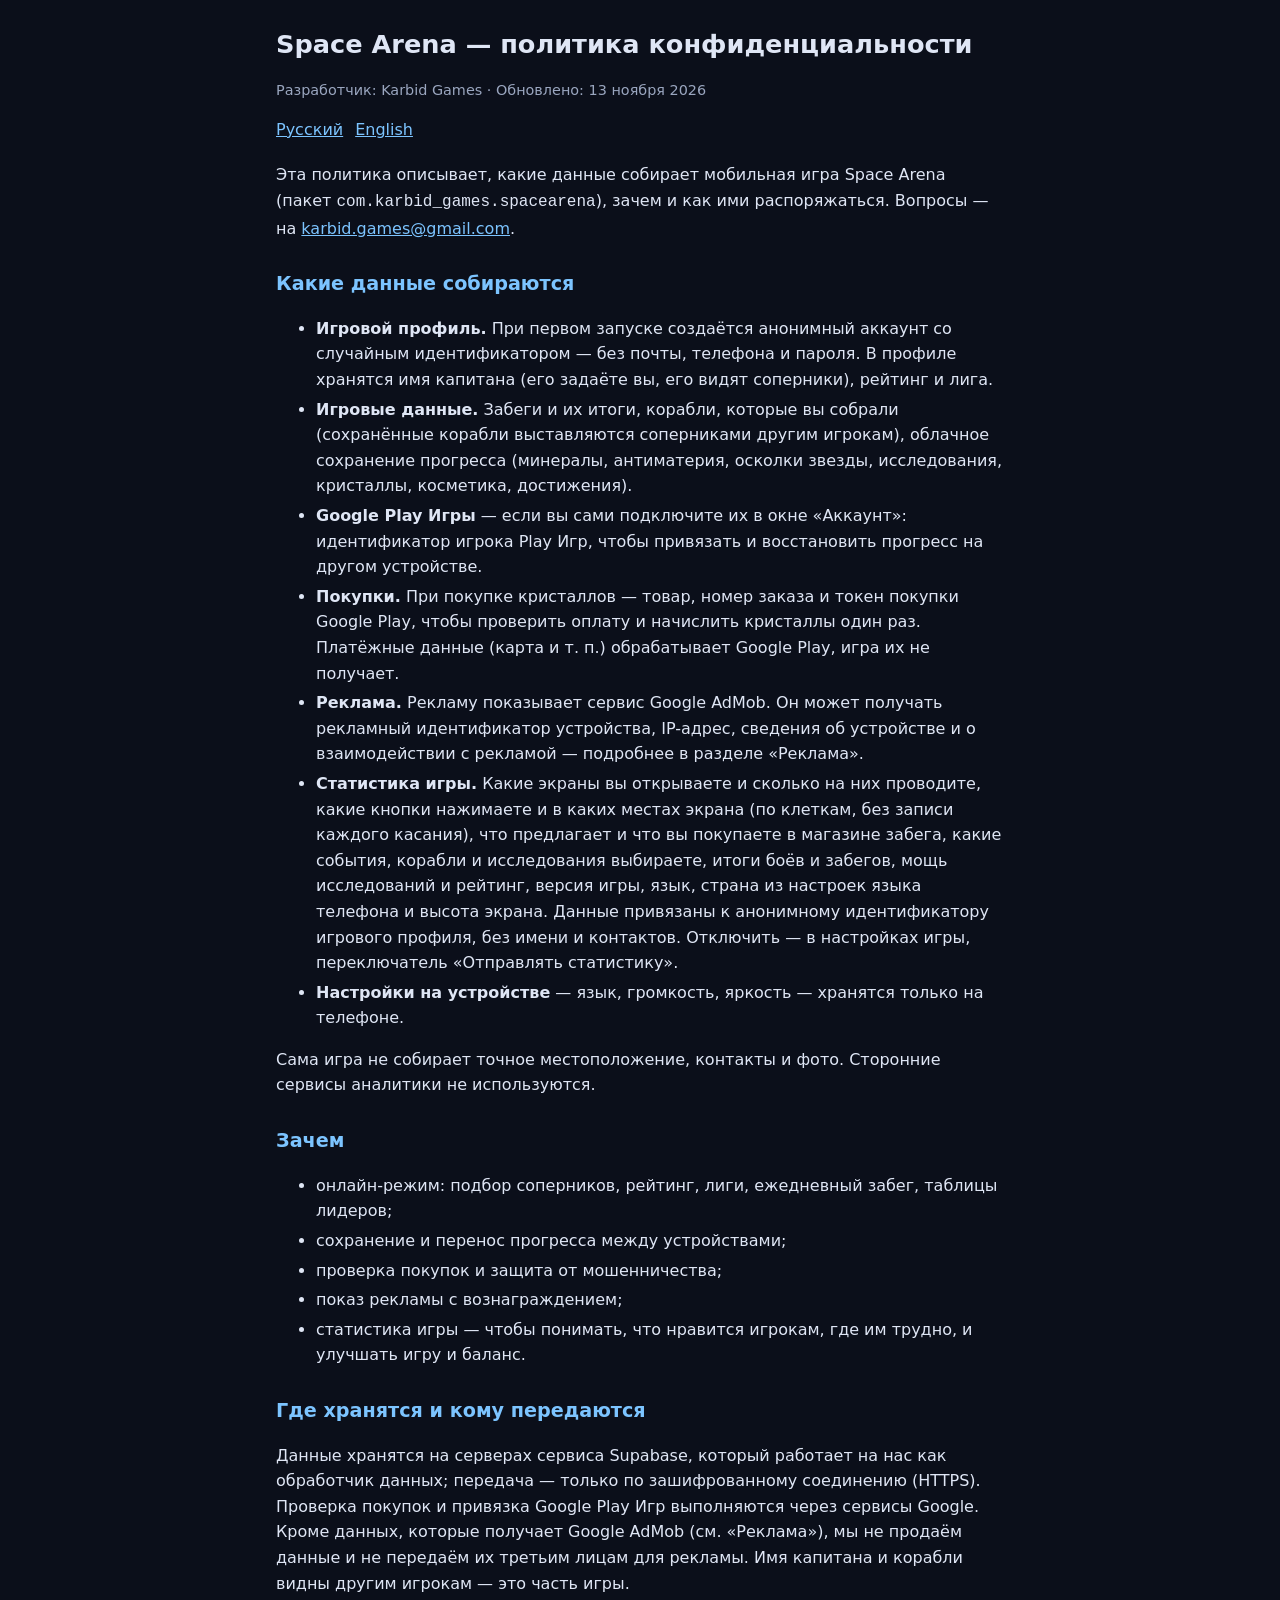
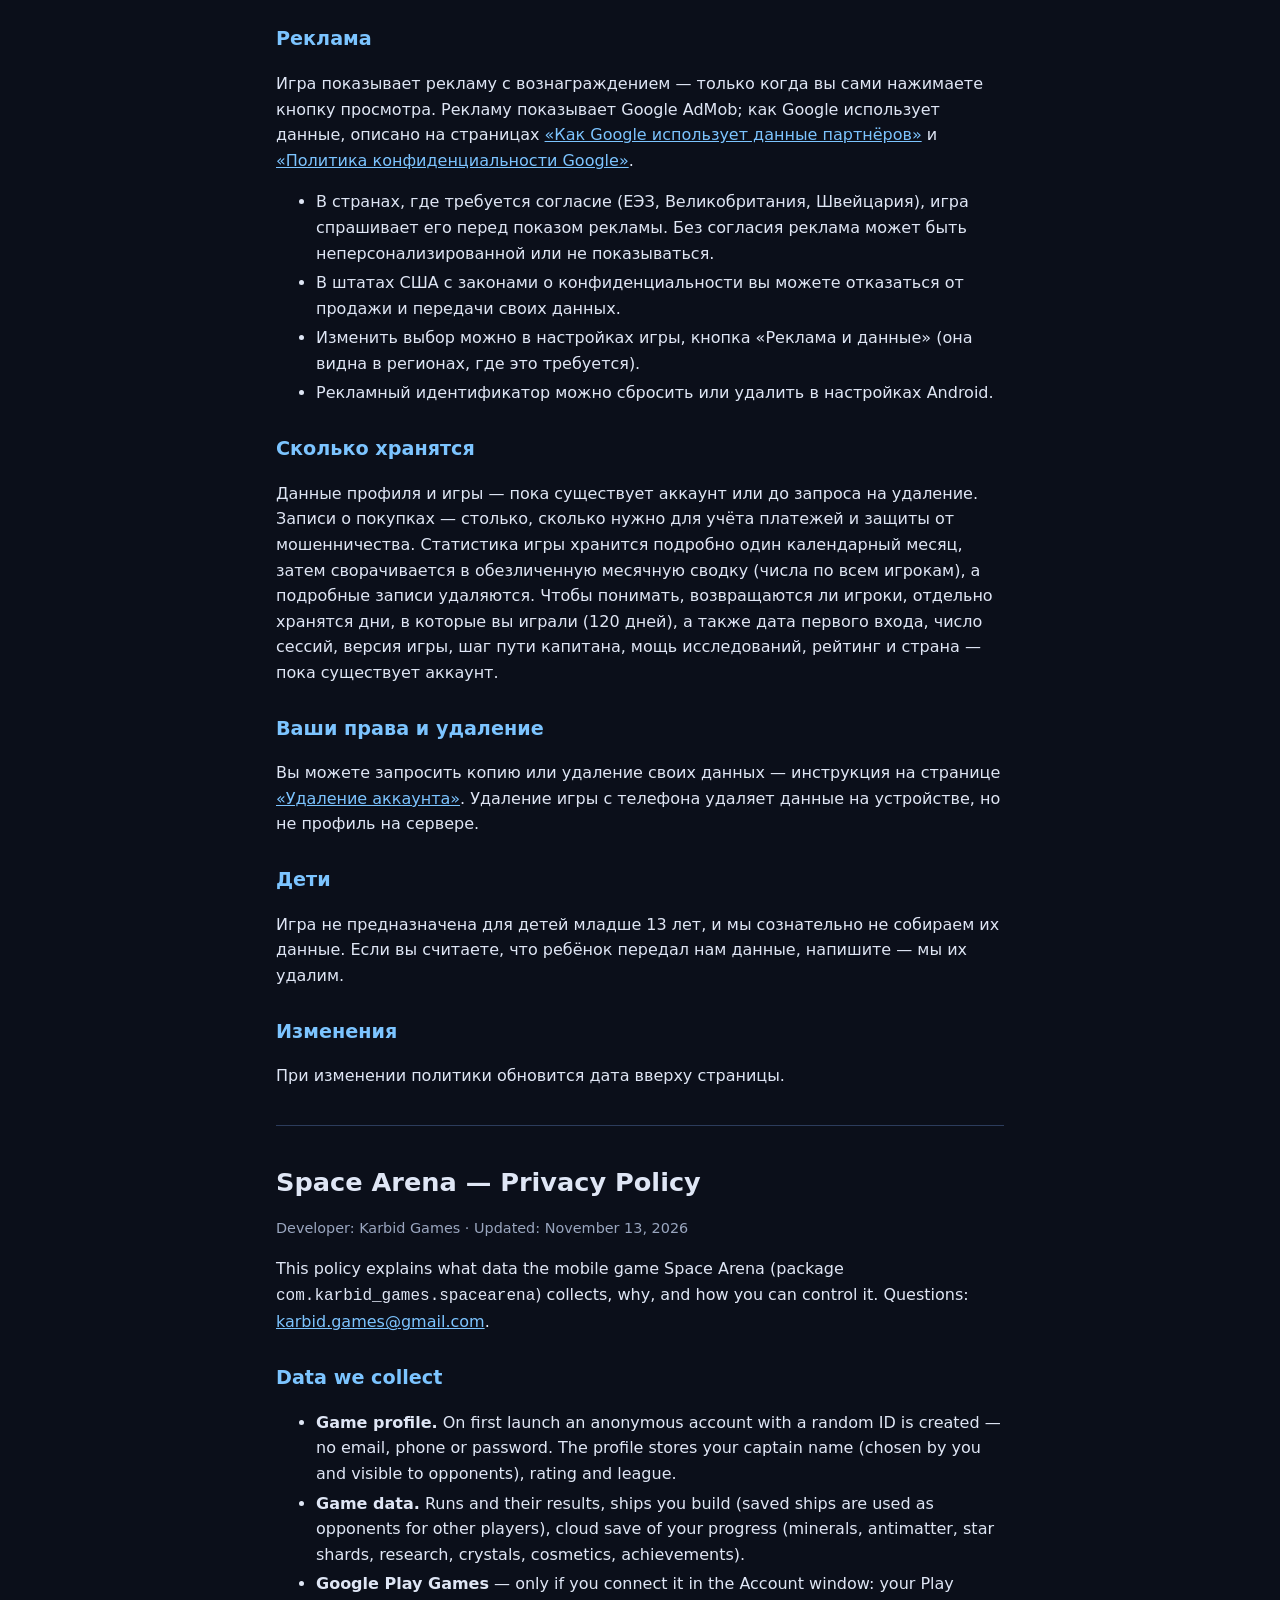
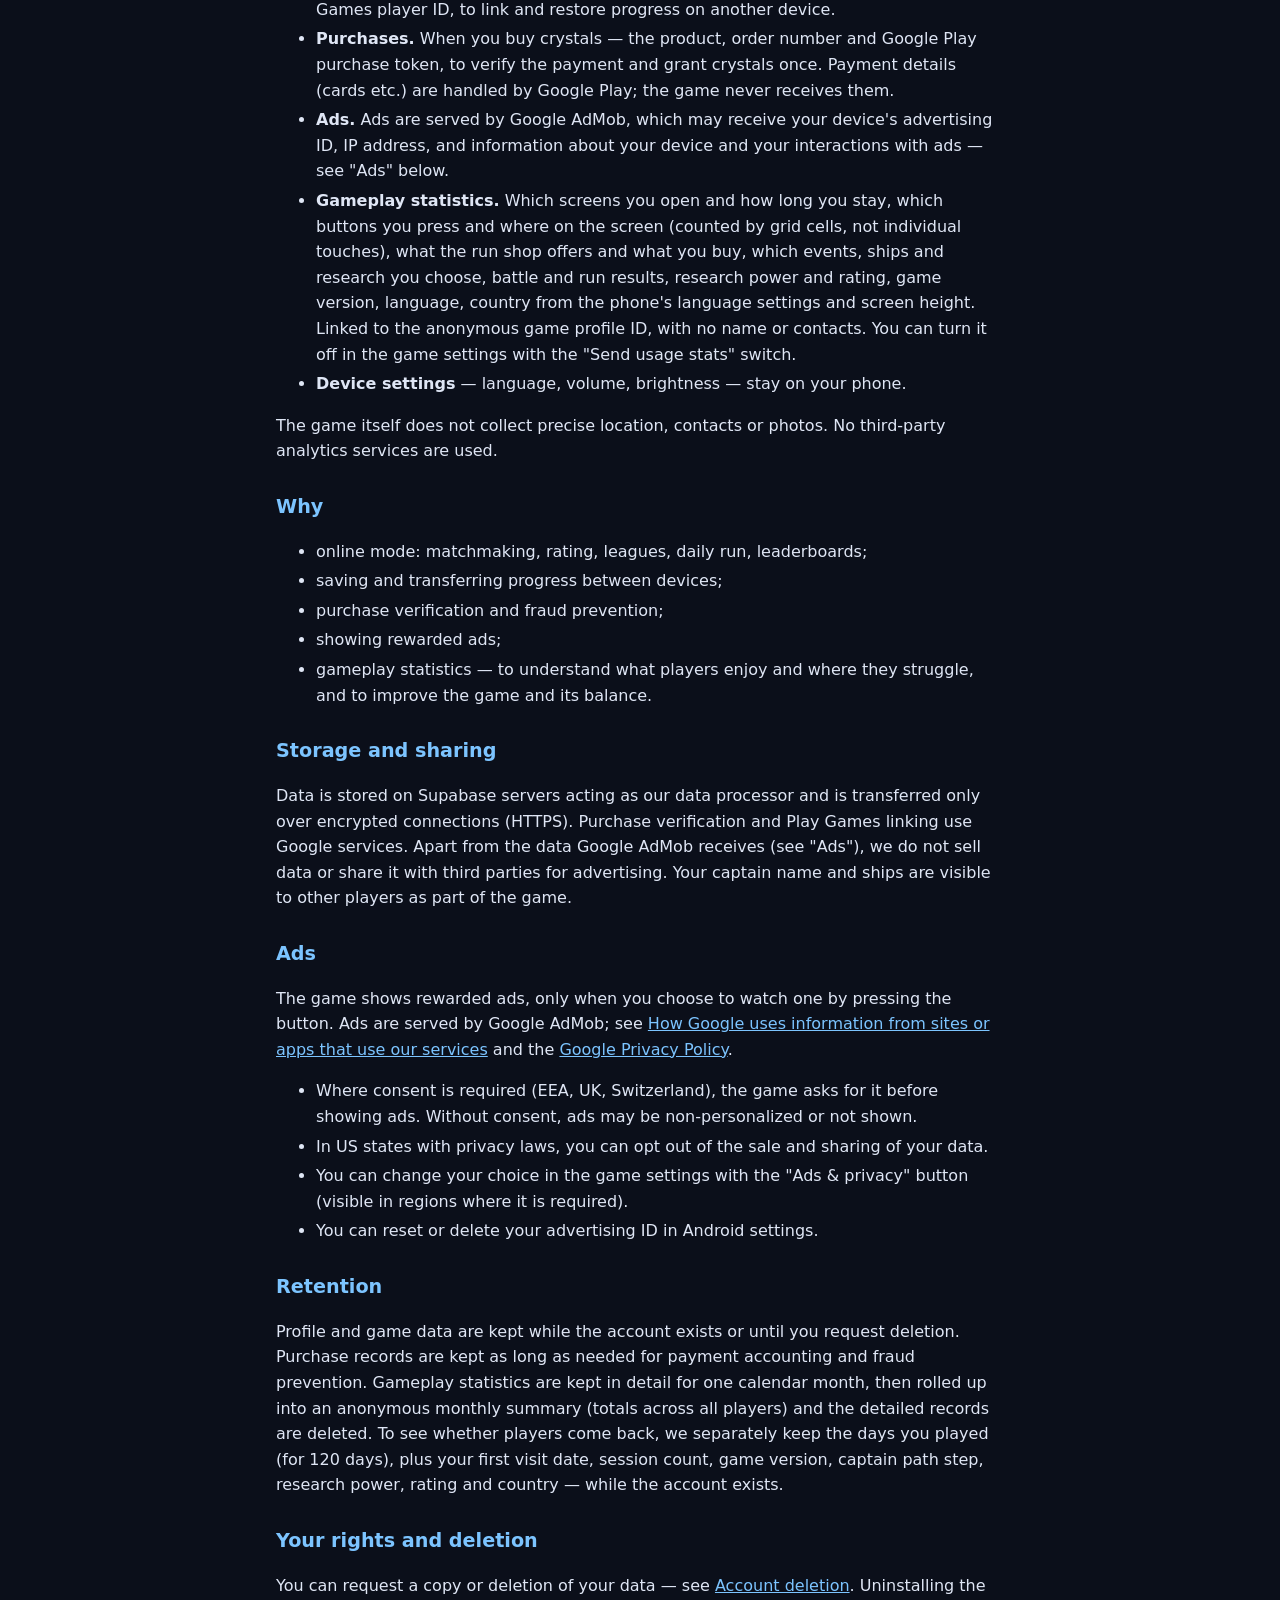
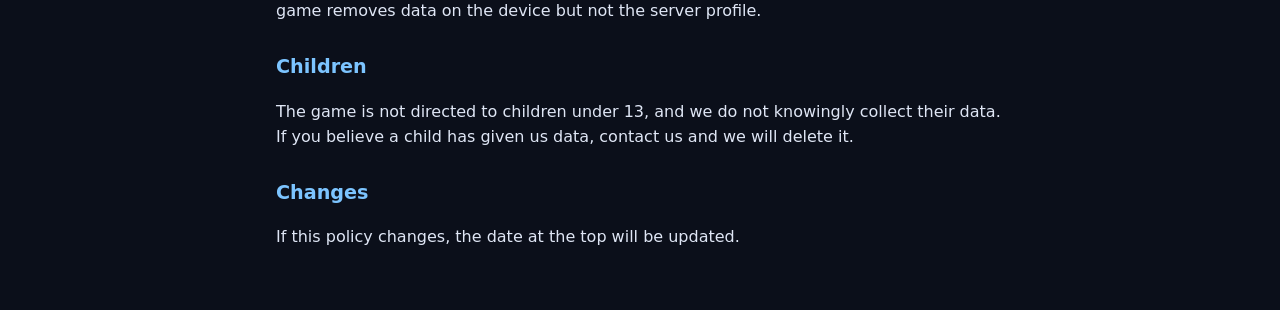
<file: privacy.html>
<!doctype html>
<html lang="ru">
<head>
<meta charset="utf-8">
<meta name="viewport" content="width=device-width, initial-scale=1">
<title>Space Arena — политика конфиденциальности</title>
<link rel="stylesheet" href="style.css">
</head>
<body>
<main>
<h1>Space Arena — политика конфиденциальности</h1>
<p class="muted">Разработчик: Karbid Games · Обновлено: 13 ноября 2026</p>
<div class="lang"><a href="#ru">Русский</a><a href="#en">English</a></div>

<section id="ru">
<p>Эта политика описывает, какие данные собирает мобильная игра Space Arena (пакет
<code>com.karbid_games.spacearena</code>), зачем и как ими распоряжаться. Вопросы — на
<a href="mailto:karbid.games@gmail.com">karbid.games@gmail.com</a>.</p>

<h2>Какие данные собираются</h2>
<ul>
<li><b>Игровой профиль.</b> При первом запуске создаётся анонимный аккаунт со случайным идентификатором — без почты,
телефона и пароля. В профиле хранятся имя капитана (его задаёте вы, его видят соперники), рейтинг и лига.</li>
<li><b>Игровые данные.</b> Забеги и их итоги, корабли, которые вы собрали (сохранённые корабли выставляются
соперниками другим игрокам), облачное сохранение прогресса (минералы, антиматерия, осколки звезды, исследования, кристаллы, косметика, достижения).</li>
<li><b>Google Play Игры</b> — если вы сами подключите их в окне «Аккаунт»: идентификатор игрока Play Игр, чтобы
привязать и восстановить прогресс на другом устройстве.</li>
<li><b>Покупки.</b> При покупке кристаллов — товар, номер заказа и токен покупки Google Play, чтобы проверить оплату и
начислить кристаллы один раз. Платёжные данные (карта и т. п.) обрабатывает Google Play, игра их не получает.</li>
<li><b>Реклама.</b> Рекламу показывает сервис Google AdMob. Он может получать рекламный идентификатор устройства,
IP-адрес, сведения об устройстве и о взаимодействии с рекламой — подробнее в разделе «Реклама».</li>
<li><b>Статистика игры.</b> Какие экраны вы открываете и сколько на них проводите, какие кнопки нажимаете и в каких
местах экрана (по клеткам, без записи каждого касания), что предлагает и что вы покупаете в магазине забега, какие
события, корабли и исследования выбираете, итоги боёв и забегов, мощь исследований и рейтинг, версия игры, язык, страна из настроек языка телефона и
высота экрана. Данные привязаны
к анонимному идентификатору игрового профиля, без имени и контактов. Отключить — в настройках игры, переключатель
«Отправлять статистику».</li>
<li><b>Настройки на устройстве</b> — язык, громкость, яркость — хранятся только на телефоне.</li>
</ul>
<p>Сама игра не собирает точное местоположение, контакты и фото. Сторонние сервисы аналитики не используются.</p>

<h2>Зачем</h2>
<ul>
<li>онлайн-режим: подбор соперников, рейтинг, лиги, ежедневный забег, таблицы лидеров;</li>
<li>сохранение и перенос прогресса между устройствами;</li>
<li>проверка покупок и защита от мошенничества;</li>
<li>показ рекламы с вознаграждением;</li>
<li>статистика игры — чтобы понимать, что нравится игрокам, где им трудно, и улучшать игру и баланс.</li>
</ul>

<h2>Где хранятся и кому передаются</h2>
<p>Данные хранятся на серверах сервиса Supabase, который работает на нас как обработчик данных; передача — только
по зашифрованному соединению (HTTPS). Проверка покупок и привязка Google Play Игр выполняются через сервисы Google.
Кроме данных, которые получает Google AdMob (см. «Реклама»), мы не продаём данные и не передаём их третьим лицам
для рекламы. Имя капитана и корабли видны другим игрокам — это часть игры.</p>

<h2>Реклама</h2>
<p>Игра показывает рекламу с вознаграждением — только когда вы сами нажимаете кнопку просмотра. Рекламу показывает
Google AdMob; как Google использует данные, описано на страницах
<a href="https://policies.google.com/technologies/partner-sites">«Как Google использует данные партнёров»</a> и
<a href="https://policies.google.com/privacy">«Политика конфиденциальности Google»</a>.</p>
<ul>
<li>В странах, где требуется согласие (ЕЭЗ, Великобритания, Швейцария), игра спрашивает его перед показом рекламы.
Без согласия реклама может быть неперсонализированной или не показываться.</li>
<li>В штатах США с законами о конфиденциальности вы можете отказаться от продажи и передачи своих данных.</li>
<li>Изменить выбор можно в настройках игры, кнопка «Реклама и данные» (она видна в регионах, где это требуется).</li>
<li>Рекламный идентификатор можно сбросить или удалить в настройках Android.</li>
</ul>

<h2>Сколько хранятся</h2>
<p>Данные профиля и игры — пока существует аккаунт или до запроса на удаление. Записи о покупках — столько, сколько
нужно для учёта платежей и защиты от мошенничества. Статистика игры хранится подробно один календарный месяц, затем
сворачивается в обезличенную месячную сводку (числа по всем игрокам), а подробные записи удаляются. Чтобы понимать,
возвращаются ли игроки, отдельно хранятся дни, в которые вы играли (120 дней), а также дата первого входа, число сессий,
версия игры, шаг пути капитана, мощь исследований, рейтинг и страна — пока существует аккаунт.</p>

<h2>Ваши права и удаление</h2>
<p>Вы можете запросить копию или удаление своих данных — инструкция на странице
<a href="delete.html">«Удаление аккаунта»</a>. Удаление игры с телефона удаляет данные на устройстве, но не
профиль на сервере.</p>

<h2>Дети</h2>
<p>Игра не предназначена для детей младше 13 лет, и мы сознательно не собираем их данные. Если вы считаете, что
ребёнок передал нам данные, напишите — мы их удалим.</p>

<h2>Изменения</h2>
<p>При изменении политики обновится дата вверху страницы.</p>
</section>

<hr>

<section id="en" lang="en">
<h1>Space Arena — Privacy Policy</h1>
<p class="muted">Developer: Karbid Games · Updated: November 13, 2026</p>
<p>This policy explains what data the mobile game Space Arena (package <code>com.karbid_games.spacearena</code>)
collects, why, and how you can control it. Questions: <a href="mailto:karbid.games@gmail.com">karbid.games@gmail.com</a>.</p>

<h2>Data we collect</h2>
<ul>
<li><b>Game profile.</b> On first launch an anonymous account with a random ID is created — no email, phone or
password. The profile stores your captain name (chosen by you and visible to opponents), rating and league.</li>
<li><b>Game data.</b> Runs and their results, ships you build (saved ships are used as opponents for other players),
cloud save of your progress (minerals, antimatter, star shards, research, crystals, cosmetics, achievements).</li>
<li><b>Google Play Games</b> — only if you connect it in the Account window: your Play Games player ID, to link and
restore progress on another device.</li>
<li><b>Purchases.</b> When you buy crystals — the product, order number and Google Play purchase token, to verify the
payment and grant crystals once. Payment details (cards etc.) are handled by Google Play; the game never receives them.</li>
<li><b>Ads.</b> Ads are served by Google AdMob, which may receive your device's advertising ID, IP address, and
information about your device and your interactions with ads — see "Ads" below.</li>
<li><b>Gameplay statistics.</b> Which screens you open and how long you stay, which buttons you press and where on
the screen (counted by grid cells, not individual touches), what the run shop offers and what you buy, which events,
ships and research you choose, battle and run results, research power and rating, game version, language, country from the phone's language settings and screen
height. Linked to the
anonymous game profile ID, with no name or contacts. You can turn it off in the game settings with the "Send usage
stats" switch.</li>
<li><b>Device settings</b> — language, volume, brightness — stay on your phone.</li>
</ul>
<p>The game itself does not collect precise location, contacts or photos. No third-party analytics services are used.</p>

<h2>Why</h2>
<ul>
<li>online mode: matchmaking, rating, leagues, daily run, leaderboards;</li>
<li>saving and transferring progress between devices;</li>
<li>purchase verification and fraud prevention;</li>
<li>showing rewarded ads;</li>
<li>gameplay statistics — to understand what players enjoy and where they struggle, and to improve the game and its balance.</li>
</ul>

<h2>Storage and sharing</h2>
<p>Data is stored on Supabase servers acting as our data processor and is transferred only over encrypted
connections (HTTPS). Purchase verification and Play Games linking use Google services. Apart from the data Google AdMob
receives (see "Ads"), we do not sell data or share it with third parties for advertising. Your captain name and ships
are visible to other players as part of the game.</p>

<h2>Ads</h2>
<p>The game shows rewarded ads, only when you choose to watch one by pressing the button. Ads are served by Google
AdMob; see <a href="https://policies.google.com/technologies/partner-sites">How Google uses information from sites or
apps that use our services</a> and the <a href="https://policies.google.com/privacy">Google Privacy Policy</a>.</p>
<ul>
<li>Where consent is required (EEA, UK, Switzerland), the game asks for it before showing ads. Without consent, ads
may be non-personalized or not shown.</li>
<li>In US states with privacy laws, you can opt out of the sale and sharing of your data.</li>
<li>You can change your choice in the game settings with the "Ads &amp; privacy" button (visible in regions where it
is required).</li>
<li>You can reset or delete your advertising ID in Android settings.</li>
</ul>

<h2>Retention</h2>
<p>Profile and game data are kept while the account exists or until you request deletion. Purchase records are kept
as long as needed for payment accounting and fraud prevention. Gameplay statistics are kept in detail for one calendar
month, then rolled up into an anonymous monthly summary (totals across all players) and the detailed records are deleted.
To see whether players come back, we separately keep the days you played (for 120 days), plus your first visit date,
session count, game version, captain path step, research power, rating and country — while the account exists.</p>

<h2>Your rights and deletion</h2>
<p>You can request a copy or deletion of your data — see <a href="delete.html">Account deletion</a>. Uninstalling the
game removes data on the device but not the server profile.</p>

<h2>Children</h2>
<p>The game is not directed to children under 13, and we do not knowingly collect their data. If you believe a child
has given us data, contact us and we will delete it.</p>

<h2>Changes</h2>
<p>If this policy changes, the date at the top will be updated.</p>
</section>
</main>
</body>
</html>
</file>
<file: site.css>
/* Ночной космос игры: тёмно-синий фон, голубой акцент как у заголовка меню, тёплое золото — кредиты и звёзды. */
:root {
	--bg: #070a14;
	--panel: #101729;
	--edge: #24324f;
	--text: #dfe6f5;
	--muted: #95a2bd;
	--accent: #7cc4ff;
	--gold: #ffd36b;
	--display: "Pixelify Sans", "Courier New", monospace;
	--body: "IBM Plex Sans", system-ui, -apple-system, "Segoe UI", sans-serif;
	color-scheme: dark;
}
* { box-sizing: border-box; }
html { scroll-behavior: smooth; }
body {
	margin: 0;
	background:
		radial-gradient(1200px 600px at 80% -10%, #3a1c1c55, transparent 60%),
		radial-gradient(900px 500px at -10% 30%, #12324a55, transparent 60%),
		var(--bg);
	color: var(--text);
	font: 17px/1.6 var(--body);
}
.wrap { max-width: 1040px; margin: 0 auto; padding-left: max(16px, env(safe-area-inset-left, 0px)); padding-right: max(16px, env(safe-area-inset-right, 0px)); }
header.top { display: flex; justify-content: space-between; align-items: center; padding-block: 18px; gap: 12px; }
.brand { font: 700 1.1rem var(--display); letter-spacing: 0.04em; color: var(--accent); }
.lang { display: flex; gap: 6px; }
.lang button {
	font: 600 0.85rem var(--body); color: var(--muted); background: transparent; border: 1px solid var(--edge);
	border-radius: 6px; padding: 4px 10px; cursor: pointer;
}
.lang button[aria-pressed="true"] { color: var(--bg); background: var(--accent); border-color: var(--accent); }
.lang button:focus-visible { outline: 2px solid var(--accent); outline-offset: 2px; }

.hero { display: grid; grid-template-columns: 1.1fr 0.9fr; gap: 40px; align-items: center; padding-block: 32px 56px; }
.hero h1 {
	font: 700 clamp(2.4rem, 6vw, 4rem)/1.05 var(--display); margin: 0 0 6px; color: #eaf4ff;
	text-shadow: 0 0 0 #000, 3px 3px 0 #0e2a52; text-wrap: balance;
}
.hero .sub { font: 600 1.1rem var(--body); color: var(--accent); margin: 0 0 18px; letter-spacing: 0.03em; }
.hero p.lead { font-size: 1.15rem; max-width: 34ch; margin: 0 0 24px; }
.cta { display: inline-flex; align-items: center; gap: 10px; padding: 12px 18px; border: 2px solid var(--edge);
	border-radius: 8px; background: var(--panel); color: var(--muted); font: 600 0.95rem var(--body); }
.cta b { color: var(--gold); font-weight: 600; }
.hero .shot { justify-self: center; }
.phone {
	width: min(300px, 70vw); aspect-ratio: 9 / 16; border-radius: 22px; overflow: hidden;
	border: 3px solid #2c3d63; box-shadow: 0 20px 60px #000a, 0 0 0 8px #0d1426;
	image-rendering: pixelated; background: #000;
}
.phone img { width: 100%; height: 100%; object-fit: cover; display: block; image-rendering: pixelated; }

h2 { font: 600 1.6rem var(--body); color: #eaf4ff; margin: 0 0 18px; letter-spacing: 0.02em; }
section { padding-block: 40px; }
.features { display: grid; grid-template-columns: repeat(auto-fit, minmax(min(230px, 100%), 1fr)); gap: 18px; }
.feature { background: var(--panel); border: 1px solid var(--edge); border-radius: 10px; padding: 18px; min-width: 0; }
.feature h3 { font: 600 1.05rem var(--body); color: var(--gold); margin: 0 0 6px; letter-spacing: 0.02em; }
.feature p { margin: 0; color: var(--text); font-size: 0.98rem; }

.gallery { display: grid; grid-template-columns: repeat(4, 1fr); gap: 18px; }
.gallery figure { margin: 0; min-width: 0; }
.gallery .phone { width: 100%; border-radius: 16px; box-shadow: 0 10px 30px #0009; }
.gallery figcaption { color: var(--muted); font-size: 0.92rem; margin-top: 10px; text-align: center; }

footer { border-top: 1px solid var(--edge); margin-top: 32px; padding-block: 24px 40px; color: var(--muted); font-size: 0.92rem; }
footer .row { display: flex; flex-wrap: wrap; gap: 8px 24px; justify-content: space-between; }
footer nav { display: flex; flex-wrap: wrap; gap: 8px 20px; }
footer a { color: var(--accent); text-decoration: none; }
footer a:hover { text-decoration: underline; }

html:not([lang="en"]) [data-lang-en] { display: none; }
html[lang="en"] [data-lang-ru] { display: none; }

@media (max-width: 820px) {
	.features { grid-template-columns: 1fr 1fr; }
	.hero { grid-template-columns: 1fr; text-align: left; gap: 28px; padding-block: 12px 32px; }
	.gallery { grid-template-columns: repeat(2, 1fr); }
}
@media (max-width: 560px) {
	.features { grid-template-columns: 1fr; }
	.gallery { gap: 12px; }
}
@media (prefers-reduced-motion: reduce) { html { scroll-behavior: auto; } }

/* Навигация в шапке */
.top .right { display: flex; align-items: center; gap: 16px; flex-wrap: wrap; justify-content: flex-end; }
.top nav { display: flex; gap: 18px; }
.top nav a { color: var(--muted); text-decoration: none; font-weight: 600; font-size: 0.95rem; }
.top nav a:hover, .top nav a[aria-current="page"] { color: var(--accent); }
.brand a { color: inherit; text-decoration: none; }

/* Видео боя в рамке телефона */
.phone video { width: 100%; height: 100%; object-fit: cover; display: block; image-rendering: pixelated; }

/* Тестирование */
.join { display: grid; grid-template-columns: 1.2fr 1fr; gap: 24px; align-items: start;
	background: linear-gradient(135deg, #14203a, #101729 60%); border: 1px solid var(--edge); border-radius: 12px; padding: 24px; }
.join h2 { margin-bottom: 8px; }
.join ol { margin: 0; padding-left: 1.2em; }
.join li { margin: 6px 0; }
.join .actions { display: flex; flex-direction: column; gap: 12px; min-width: 0; }
.btn { display: inline-flex; justify-content: center; align-items: center; gap: 8px; padding: 14px 18px; border-radius: 8px;
	background: var(--accent); color: #06101f; font: 600 1rem var(--body); text-decoration: none; border: 0; cursor: pointer; }
.btn:hover { filter: brightness(1.08); }
.btn:focus-visible { outline: 2px solid #fff; outline-offset: 2px; }
.btn.ghost { background: transparent; color: var(--accent); border: 1px solid var(--edge); }
.mail { font: 600 1rem var(--body); color: var(--gold); word-break: break-all; }
.small { color: var(--muted); font-size: 0.9rem; margin: 0; }

/* Справочник модулей */
.page-head { padding-block: 16px 8px; }
.page-head h1 { font: 600 2rem var(--body); margin: 0 0 6px; color: #eaf4ff; }
.page-head p { color: var(--muted); max-width: 60ch; margin: 0; }
.grid { display: grid; grid-template-columns: repeat(auto-fill, minmax(min(300px, 100%), 1fr)); gap: 14px; }
.module { display: grid; grid-template-columns: 136px 1fr; gap: 14px; background: var(--panel); border: 1px solid var(--edge);
	border-radius: 10px; padding: 14px; min-width: 0; }
.module .art { display: flex; align-items: center; justify-content: center; align-self: start; background: #0a0f1c; border-radius: 8px; height: 136px; }
.module .art img { image-rendering: pixelated; max-width: 124px; max-height: 124px; width: auto; height: auto; }
.module .info { min-width: 0; }
.module h3 { font: 600 1.05rem var(--body); color: var(--gold); margin: 0 0 2px; }
.module .kind { color: var(--muted); font-size: 0.85rem; margin: 0 0 6px; }
.module .stats { display: flex; flex-wrap: wrap; gap: 4px 12px; margin: 0 0 6px; font-variant-numeric: tabular-nums; }
.module .stat { display: inline-flex; align-items: center; gap: 4px; font-size: 0.92rem; }
.module .stat img { image-rendering: pixelated; }
.module .desc { margin: 0; font-size: 0.93rem; }
@media (max-width: 820px) { .join { grid-template-columns: 1fr; } }
@media (max-width: 420px) { .module { grid-template-columns: 96px 1fr; } .module .art { height: 96px; } .module .art img { max-width: 88px; max-height: 88px; } }
</file>
<file: style.css>
:root {
	--bg: #0b0f1a;
	--panel: #121a2b;
	--text: #dfe6f5;
	--muted: #9aa6bf;
	--accent: #7cc4ff;
	--edge: #2c3c5c;
}
* { box-sizing: border-box; }
body {
	margin: 0;
	background: var(--bg);
	color: var(--text);
	font: 16px/1.6 system-ui, -apple-system, "Segoe UI", Roboto, sans-serif;
}
main { max-width: 760px; margin: 0 auto; padding: 24px 16px 48px; }
h1 { font-size: 1.6rem; margin: 0 0 4px; }
h2 { font-size: 1.2rem; margin: 28px 0 8px; color: var(--accent); }
p, li { color: var(--text); }
.muted { color: var(--muted); font-size: 0.9rem; }
a { color: var(--accent); }
.lang { display: flex; gap: 12px; margin: 12px 0 20px; }
.card {
	background: var(--panel);
	border: 1px solid var(--edge);
	border-radius: 10px;
	padding: 16px 18px;
	margin: 16px 0;
}
ol li, ul li { margin: 4px 0; }
hr { border: 0; border-top: 1px solid var(--edge); margin: 36px 0; }
</file>
